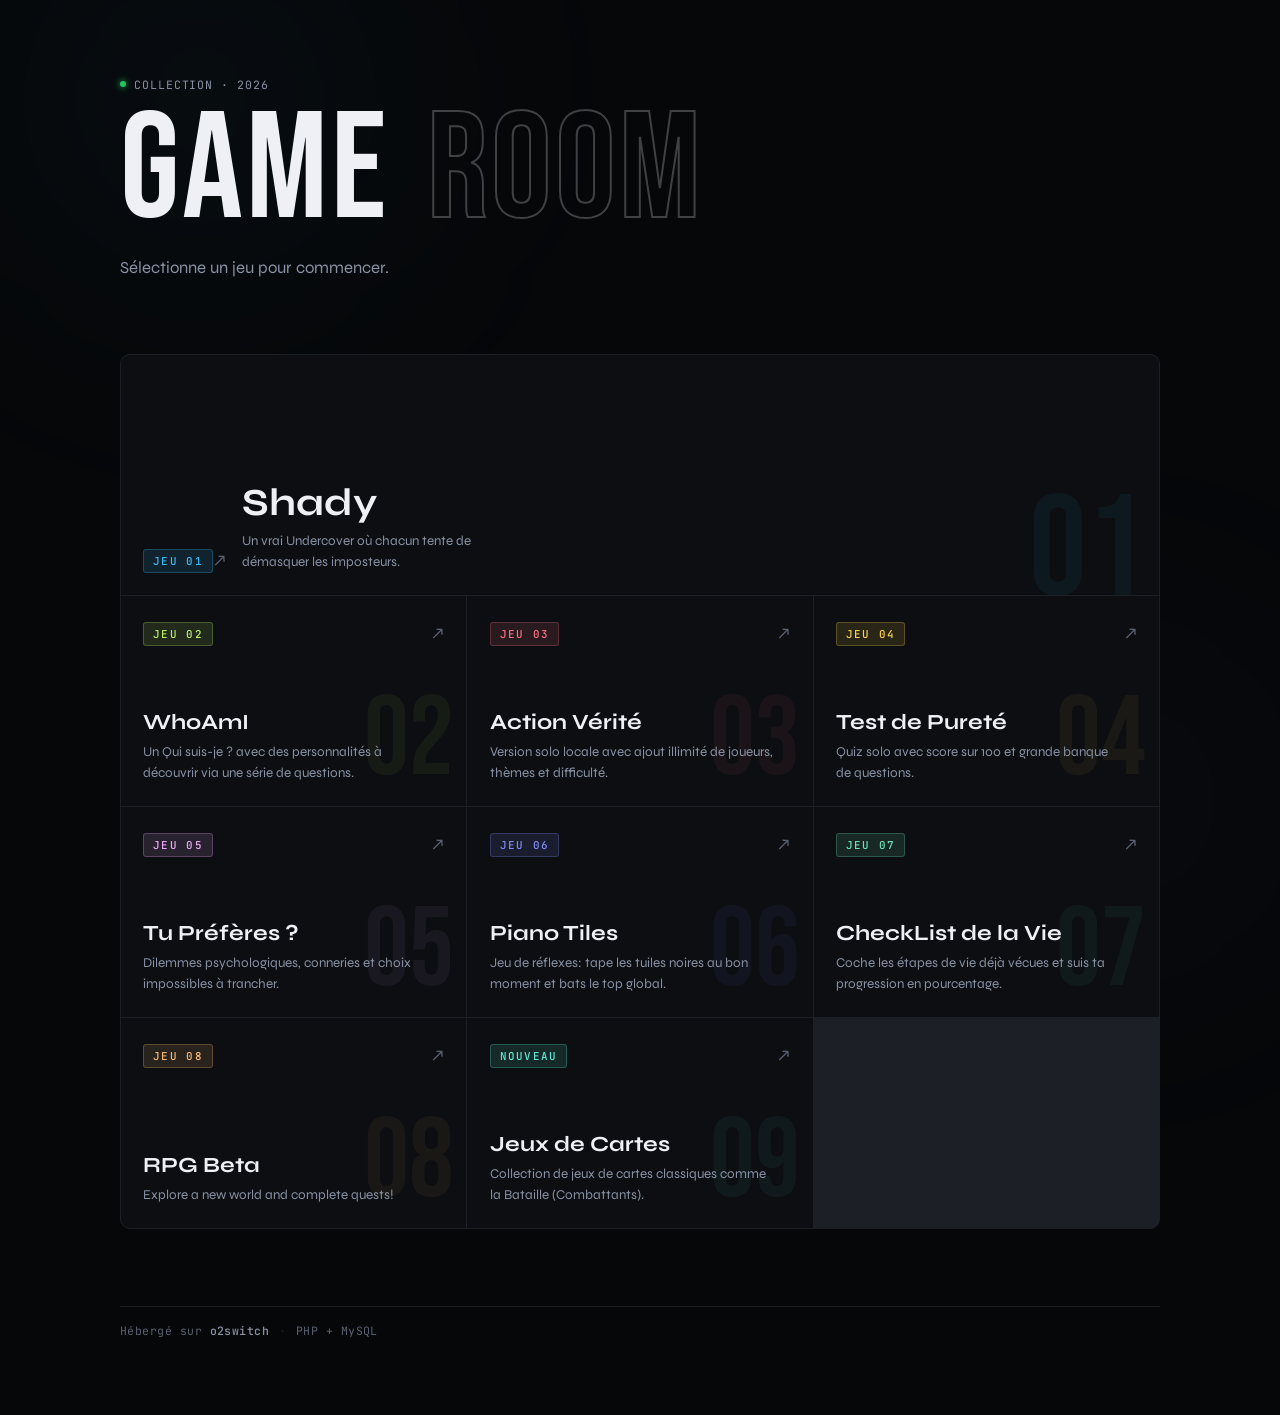
<file: index.html>
<!doctype html>
<html lang="fr">
  <head>
    <meta charset="UTF-8" />
    <meta name="viewport" content="width=device-width, initial-scale=1.0" />
    <title>Game Room</title>
    <meta name="description" content="Collection de jeux — lance-toi en un clic." />
    <meta property="og:title" content="Game Room" />
    <meta property="og:description" content="Collection de jeux — lance-toi en un clic." />
    <meta property="og:type" content="website" />
    <link rel="icon" href="./favicon.svg" type="image/svg+xml" />
    <link rel="preconnect" href="https://fonts.googleapis.com" />
    <link rel="preconnect" href="https://fonts.gstatic.com" crossorigin />
    <link href="https://fonts.googleapis.com/css2?family=Bebas+Neue&family=Syne:wght@400;600;700;800&family=JetBrains+Mono:wght@400;500&display=swap" rel="stylesheet" />
    <link rel="stylesheet" href="./shared.css" />
    <link rel="stylesheet" href="./styles.css" />
  </head>
  <body>
    <div class="noise" aria-hidden="true"></div>
    <div class="bg-orb orb-1" aria-hidden="true"></div>
    <div class="bg-orb orb-2" aria-hidden="true"></div>

    <main class="hub">
      <header class="hub-header">
        <div class="header-meta">
          <span class="pulse-dot" aria-hidden="true"></span>
          <span class="header-label">Collection · <time id="year"></time></span>
        </div>
        <h1 class="hub-title" aria-label="Game Room">
          <span class="title-game">GAME</span>
          <span class="title-room">ROOM</span>
        </h1>
        <p class="hub-sub">Sélectionne un jeu pour commencer.</p>
      </header>

      <section class="games-grid" id="games-list" aria-label="Liste des jeux" aria-busy="true">
        <div id="games-status" class="games-status" role="status">
          <span class="loading-bar"></span>
          <span>Chargement…</span>
        </div>
      </section>

      <template id="game-card-template">
        <a class="game-card" rel="noopener noreferrer">
          <div class="card-glow" aria-hidden="true"></div>
          <header class="card-top">
            <span class="card-badge"></span>
            <span class="card-arrow" aria-hidden="true">↗</span>
          </header>
          <div class="card-body">
            <h2 class="card-title"></h2>
            <p class="card-desc"></p>
          </div>
          <span class="card-num" aria-hidden="true"></span>
        </a>
      </template>

      <footer class="hub-footer">
        <span>Hébergé sur <strong>o2switch</strong></span>
        <span class="footer-sep" aria-hidden="true">·</span>
        <span>PHP + MySQL</span>
      </footer>
    </main>

    <script src="./api-shared.js"></script>
    <script>
      document.getElementById("year").textContent = new Date().getFullYear();

      const CARD_COLORS = [
        "#38bdf8",
        "#bef264",
        "#fb7185",
        "#fcd34d",
        "#f0abfc",
        "#818cf8",
        "#6ee7b7",
        "#fdba74",
        "#5eead4",
      ];

      (async function renderGames() {
        const list = document.getElementById("games-list");
        const template = document.getElementById("game-card-template");
        const status = document.getElementById("games-status");

        try {
          const response = await fetch("./games.json", { cache: "no-cache" });
          if (!response.ok) throw new Error("HTTP " + response.status);

          const games = await response.json();
          if (!Array.isArray(games) || games.length === 0) throw new Error("Aucun jeu disponible.");

          const fragment = document.createDocumentFragment();
          games.forEach((game, index) => {
            const node = template.content.firstElementChild.cloneNode(true);
            const accent = CARD_COLORS[index % CARD_COLORS.length];
            const num = String(index + 1).padStart(2, "0");

            node.href = game.href;
            node.setAttribute("aria-label", `Jouer à ${game.title}`);
            node.style.setProperty("--accent", accent);
            node.style.setProperty("--num", `"${num}"`);
            if (index === 0) node.classList.add("is-featured");

            node.querySelector(".card-badge").textContent = game.badge;
            node.querySelector(".card-title").textContent = game.title;
            node.querySelector(".card-desc").textContent = game.description;
            node.querySelector(".card-num").textContent = num;
            node.style.animationDelay = `${index * 60}ms`;

            fragment.appendChild(node);
          });

          status?.remove();
          list.appendChild(fragment);
          list.setAttribute("aria-busy", "false");
        } catch (error) {
          console.error("[GamesHub]", error);
          list.setAttribute("aria-busy", "false");
          if (status) {
            status.textContent = "Impossible de charger la liste des jeux. Rafraîchis la page.";
            status.classList.add("is-error");
          }
        }
      })();
    </script>
  </body>
</html>
</file>
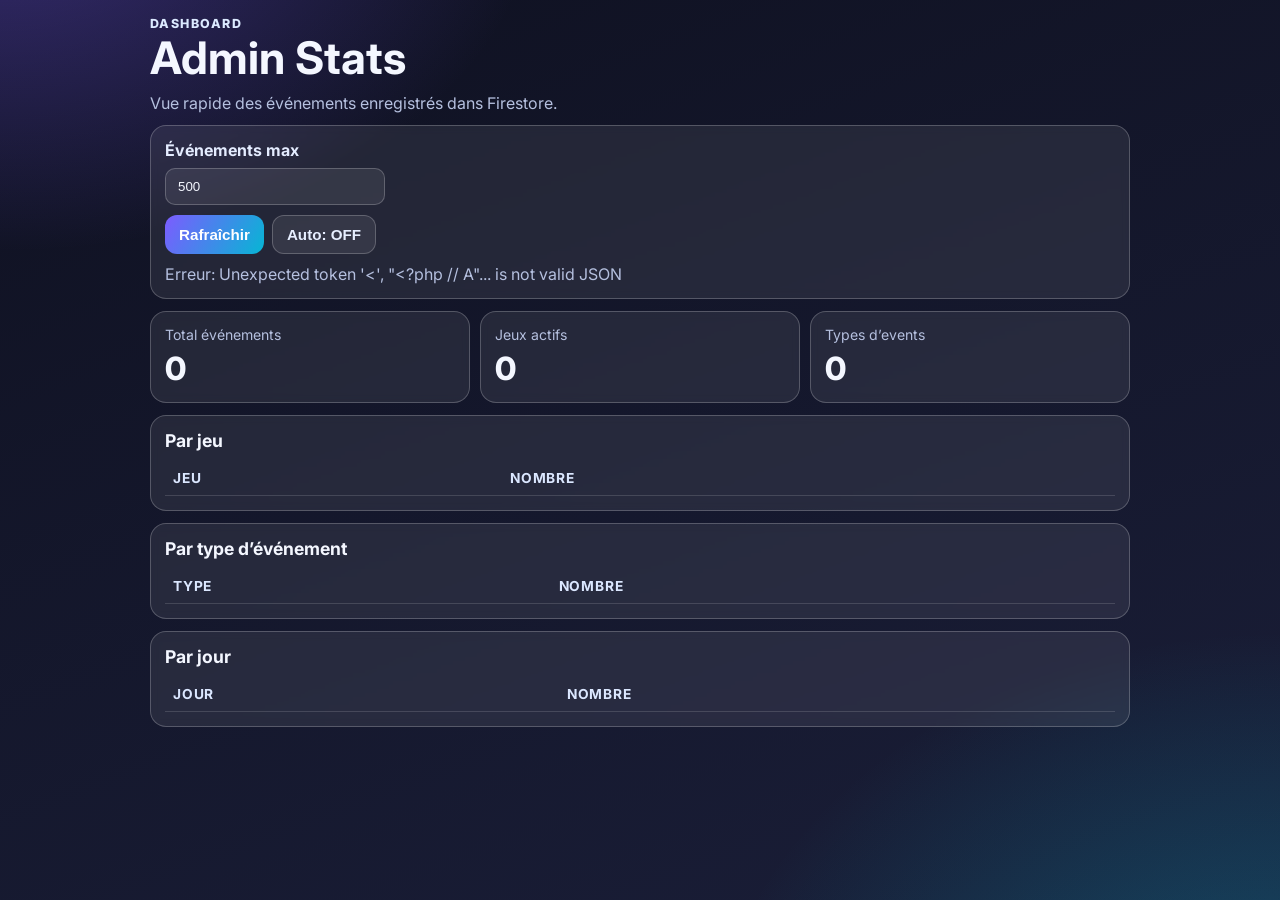
<file: AdminStats/index.html>
<!doctype html>
<html lang="fr">
  <head>
    <meta charset="UTF-8" />
    <meta name="viewport" content="width=device-width, initial-scale=1.0, viewport-fit=cover" />
    <title>Admin Stats — Games</title>
    <meta name="description" content="Dashboard simple des événements Firebase des jeux." />
    <link rel="icon" href="../favicon.svg" type="image/svg+xml" />
    <link rel="preconnect" href="https://fonts.googleapis.com" />
    <link rel="preconnect" href="https://fonts.gstatic.com" crossorigin />
    <link
      href="https://fonts.googleapis.com/css2?family=Inter:wght@500;600;700;800&display=swap"
      rel="stylesheet"
    />
    <link rel="stylesheet" href="styles.css" />
  </head>
  <body>
    <main class="app">
      <header class="hero">
        <p class="kicker">Dashboard</p>
        <h1>Admin Stats</h1>
        <p class="subtitle">Vue rapide des événements enregistrés dans Firestore.</p>
      </header>

      <section class="panel controls">
        <div class="row">
          <label for="limit-input">Événements max</label>
          <input id="limit-input" type="number" min="50" max="2000" step="50" value="500" />
        </div>
        <div class="buttons">
          <button id="refresh-btn" class="btn btn-primary" type="button">Rafraîchir</button>
          <button id="auto-btn" class="btn btn-ghost" type="button">Auto: OFF</button>
        </div>
        <p id="status-text" class="status">Prêt.</p>
      </section>

      <section class="cards" aria-label="Indicateurs globaux">
        <article class="panel card">
          <p class="label">Total événements</p>
          <p id="total-events" class="value">0</p>
        </article>
        <article class="panel card">
          <p class="label">Jeux actifs</p>
          <p id="total-games" class="value">0</p>
        </article>
        <article class="panel card">
          <p class="label">Types d’events</p>
          <p id="total-types" class="value">0</p>
        </article>
      </section>

      <section class="panel">
        <h2>Par jeu</h2>
        <div class="table-wrap">
          <table>
            <thead>
              <tr>
                <th>Jeu</th>
                <th>Nombre</th>
              </tr>
            </thead>
            <tbody id="game-table-body"></tbody>
          </table>
        </div>
      </section>

      <section class="panel">
        <h2>Par type d’événement</h2>
        <div class="table-wrap">
          <table>
            <thead>
              <tr>
                <th>Type</th>
                <th>Nombre</th>
              </tr>
            </thead>
            <tbody id="event-table-body"></tbody>
          </table>
        </div>
      </section>

      <section class="panel">
        <h2>Par jour</h2>
        <div class="table-wrap">
          <table>
            <thead>
              <tr>
                <th>Jour</th>
                <th>Nombre</th>
              </tr>
            </thead>
            <tbody id="day-table-body"></tbody>
          </table>
        </div>
      </section>
    </main>

    <script src="../api-shared.js"></script>
    <script src="script.js"></script>
  </body>
</html>
</file>
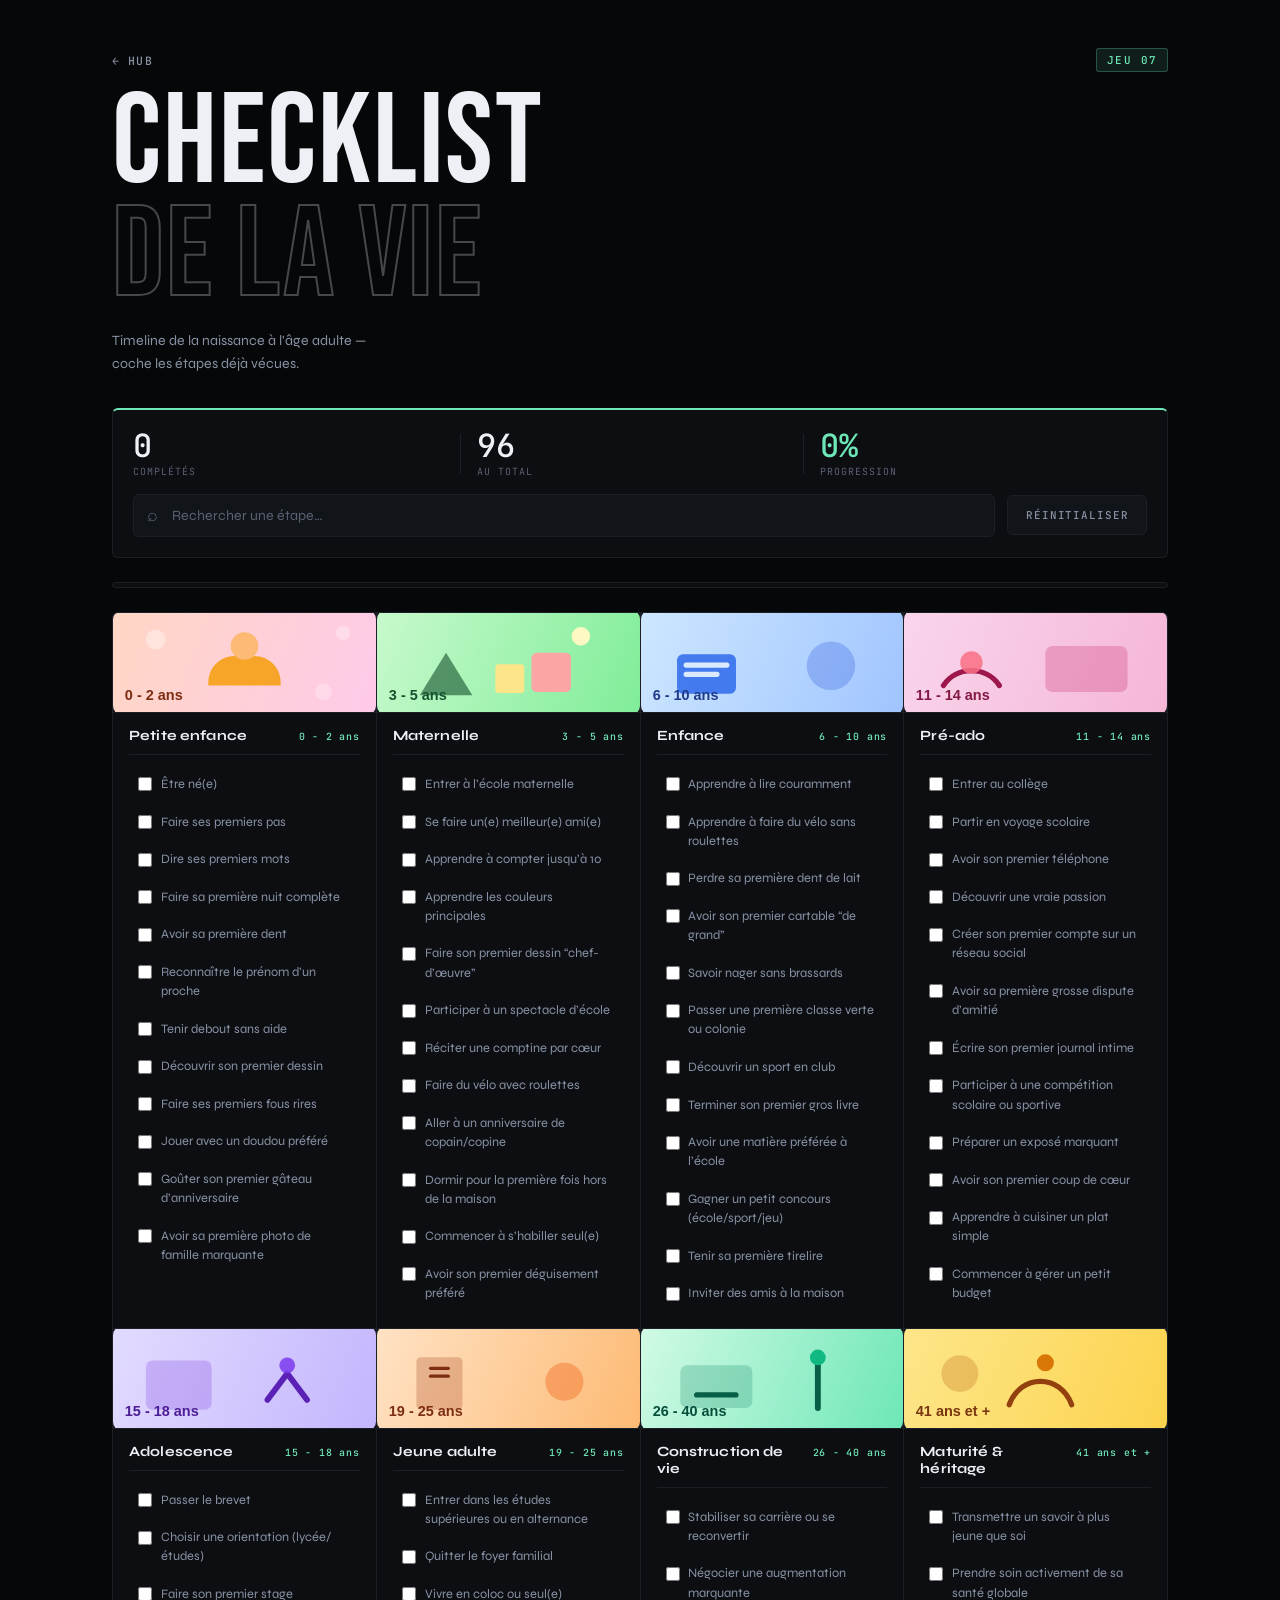
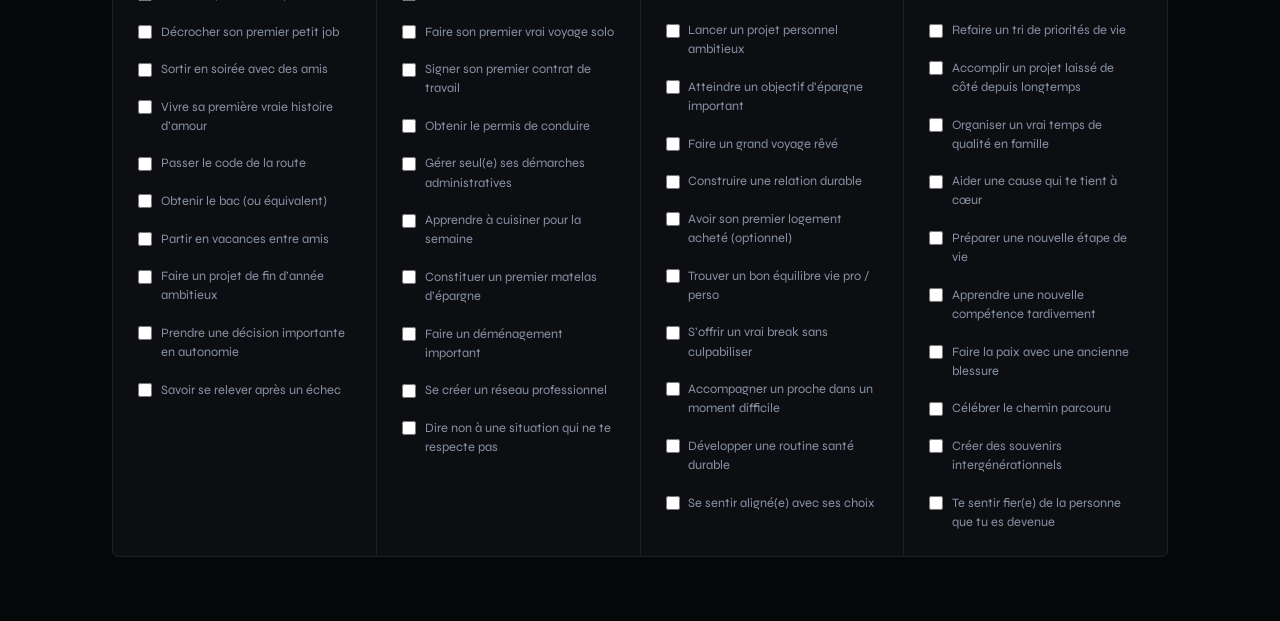
<file: CheckListDeLaVie/index.html>
<!doctype html>
<html lang="fr">
  <head>
    <meta charset="UTF-8" />
    <meta name="viewport" content="width=device-width, initial-scale=1.0" />
    <title>CheckList de la Vie</title>
    <meta name="description" content="Coche les étapes de ta vie et suis ta progression personnelle." />
    <link rel="icon" href="../favicon.svg" type="image/svg+xml" />
    <link rel="preconnect" href="https://fonts.googleapis.com" />
    <link rel="preconnect" href="https://fonts.gstatic.com" crossorigin />
    <link href="https://fonts.googleapis.com/css2?family=Bebas+Neue&family=Syne:wght@400;600;700;800&family=JetBrains+Mono:wght@400;500&display=swap" rel="stylesheet" />
    <link rel="stylesheet" href="../shared.css" />
    <link rel="stylesheet" href="styles.css" />
  </head>
  <body>
    <div class="noise" aria-hidden="true"></div>

    <main class="app">

      <header class="site-header">
        <div class="header-top">
          <a class="back-link" href="../">
            <span aria-hidden="true">←</span> Hub
          </a>
          <span class="game-badge">JEU 07</span>
        </div>

        <div class="hero-title">
          <span class="hero-line solid">CHECKLIST</span>
          <span class="hero-line stroke">DE LA VIE</span>
        </div>

        <p class="hero-sub">
          Timeline de la naissance à l'âge adulte —<br />
          coche les étapes déjà vécues.
        </p>
      </header>

      <!-- ── Controls ── -->
      <section class="controls-bar" aria-label="Contrôles checklist">
        <div class="stats-row" aria-live="polite">
          <div class="stat-block">
            <span id="doneCount" class="stat-num">0</span>
            <span class="stat-label">complétés</span>
          </div>
          <div class="stat-divider" aria-hidden="true"></div>
          <div class="stat-block">
            <span id="totalCount" class="stat-num">0</span>
            <span class="stat-label">au total</span>
          </div>
          <div class="stat-divider" aria-hidden="true"></div>
          <div class="stat-block">
            <span id="progressPercent" class="stat-num accent">0%</span>
            <span class="stat-label">progression</span>
          </div>
        </div>

        <div class="controls-row">
          <label class="search-wrap" for="searchInput">
            <span class="search-icon" aria-hidden="true">⌕</span>
            <input
              id="searchInput"
              type="search"
              placeholder="Rechercher une étape…"
              autocomplete="off"
            />
          </label>
          <button id="resetBtn" type="button" class="reset-btn">
            Réinitialiser
          </button>
        </div>
      </section>

      <!-- ── Progress bar ── -->
      <section class="progress-section" aria-label="Progression globale">
        <div class="bar-track" role="progressbar" aria-valuemin="0" aria-valuemax="100">
          <div id="progressBar" class="bar-fill" style="width: 0%"></div>
        </div>
      </section>

      <!-- ── Checklist grid (dynamically rendered) ── -->
      <section id="checklistRoot" class="checklist" aria-label="Checklist de vie"></section>

    </main>

    <script src="../api-shared.js"></script>
    <script src="script.js"></script>
  </body>
</html>
</file>
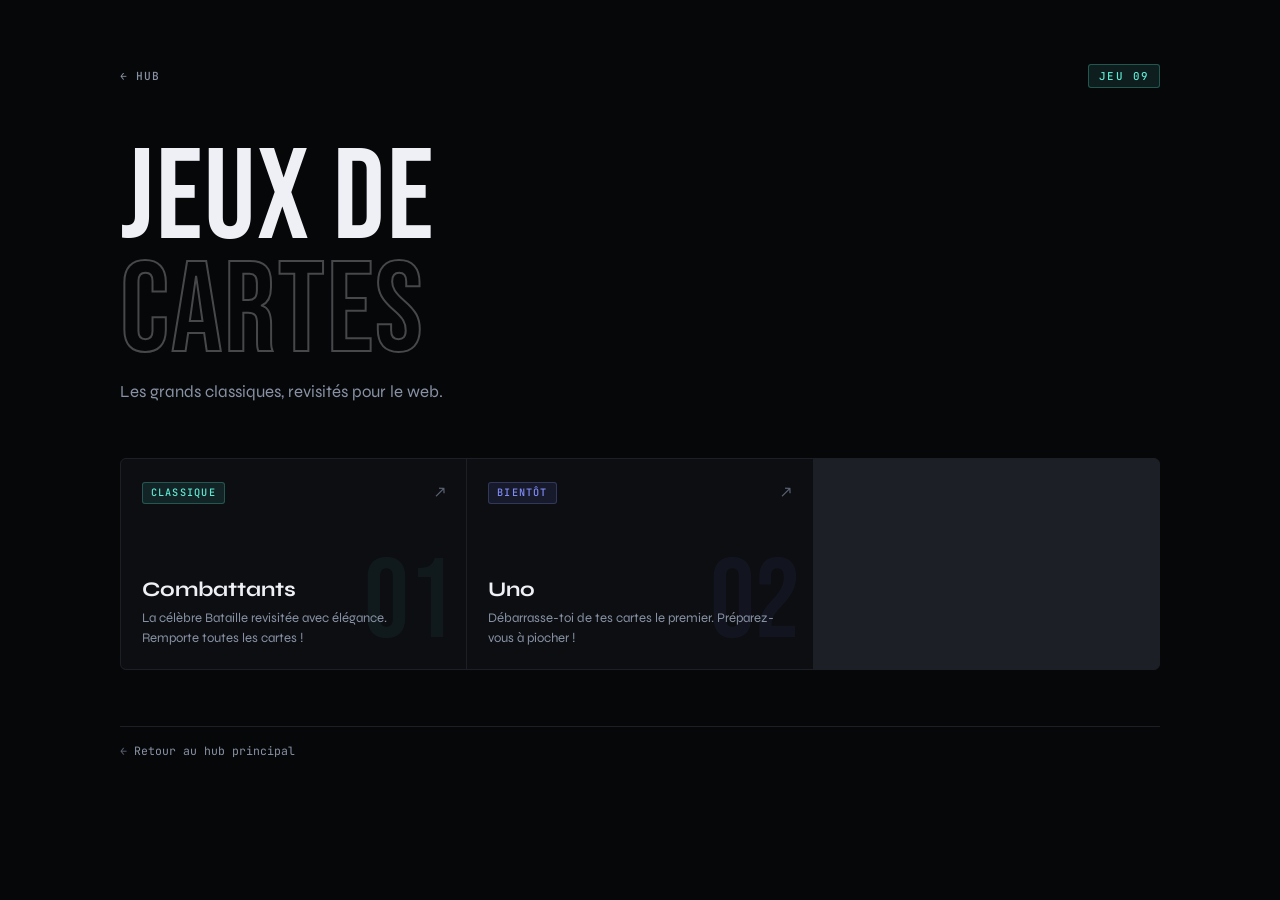
<file: JeuxDeCartes/index.html>
<!doctype html>
<html lang="fr">
  <head>
    <meta charset="UTF-8" />
    <meta name="viewport" content="width=device-width, initial-scale=1.0" />
    <title>Jeux de Cartes</title>
    <meta name="description" content="Collection de jeux de cartes classiques revisités pour le web." />
    <link rel="icon" href="../favicon.svg" type="image/svg+xml" />
    <link rel="preconnect" href="https://fonts.googleapis.com" />
    <link rel="preconnect" href="https://fonts.gstatic.com" crossorigin />
    <link href="https://fonts.googleapis.com/css2?family=Bebas+Neue&family=Syne:wght@400;600;700;800&family=JetBrains+Mono:wght@400;500&display=swap" rel="stylesheet" />
    <link rel="stylesheet" href="../shared.css" />
    <link rel="stylesheet" href="styles.css" />
  </head>
  <body>
    <div class="noise" aria-hidden="true"></div>

    <main class="hub">
      <div class="page-header">
        <a href="../" class="back-link">← Hub</a>
        <span class="game-badge">JEU 09</span>
      </div>

      <header class="hero-wrap">
        <h1 class="hero-title">
          <span class="title-solid">JEUX DE</span>
          <span class="title-stroke">CARTES</span>
        </h1>
        <p class="hero-sub">Les grands classiques, revisités pour le web.</p>
      </header>

      <section class="games-grid" id="games-list" aria-label="Liste des jeux de cartes" aria-busy="true">
        <p id="games-status" class="games-status">Chargement de la collection…</p>
      </section>

      <template id="game-card-template">
        <a class="game-card" rel="noopener noreferrer">
          <div class="card-glow" aria-hidden="true"></div>
          <header class="card-top">
            <span class="badge"></span>
            <span class="arrow" aria-hidden="true">↗</span>
          </header>
          <div class="card-body">
            <h2 class="card-title"></h2>
            <p class="card-desc"></p>
          </div>
          <span class="card-num" aria-hidden="true"></span>
        </a>
      </template>

      <footer class="hub-footer">
        <span>← <a href="../" class="footer-link">Retour au hub principal</a></span>
      </footer>
    </main>

    <script>
      const CARD_COLORS = ["#5eead4", "#818cf8", "#fdba74", "#bef264"];

      (async function renderGames() {
        const list = document.getElementById("games-list");
        const template = document.getElementById("game-card-template");
        const status = document.getElementById("games-status");

        try {
          const response = await fetch("./cards-games.json", { cache: "no-cache" });
          if (!response.ok) throw new Error("HTTP " + response.status);

          const games = await response.json();
          const fragment = document.createDocumentFragment();

          games.forEach((game, index) => {
            const node = template.content.firstElementChild.cloneNode(true);
            const accent = CARD_COLORS[index % CARD_COLORS.length];
            const num = String(index + 1).padStart(2, "0");

            node.href = game.href;
            node.setAttribute("aria-label", `Lancer ${game.title}`);
            node.style.setProperty("--accent", accent);

            if (game.href === "#") {
              node.classList.add("is-disabled");
              node.onclick = (e) => e.preventDefault();
            }

            node.querySelector(".badge").textContent = game.badge;
            node.querySelector("h2").textContent = game.title;
            node.querySelector("p").textContent = game.description;
            node.querySelector(".card-num").textContent = num;
            node.style.animationDelay = `${index * 80}ms`;

            fragment.appendChild(node);
          });

          status?.remove();
          list.appendChild(fragment);
          list.setAttribute("aria-busy", "false");
        } catch (error) {
          console.error("[CardHub]", error);
          if (status) {
            status.textContent = "Erreur lors du chargement des jeux.";
            status.classList.add("is-error");
          }
        }
      })();
    </script>
  </body>
</html>
</file>
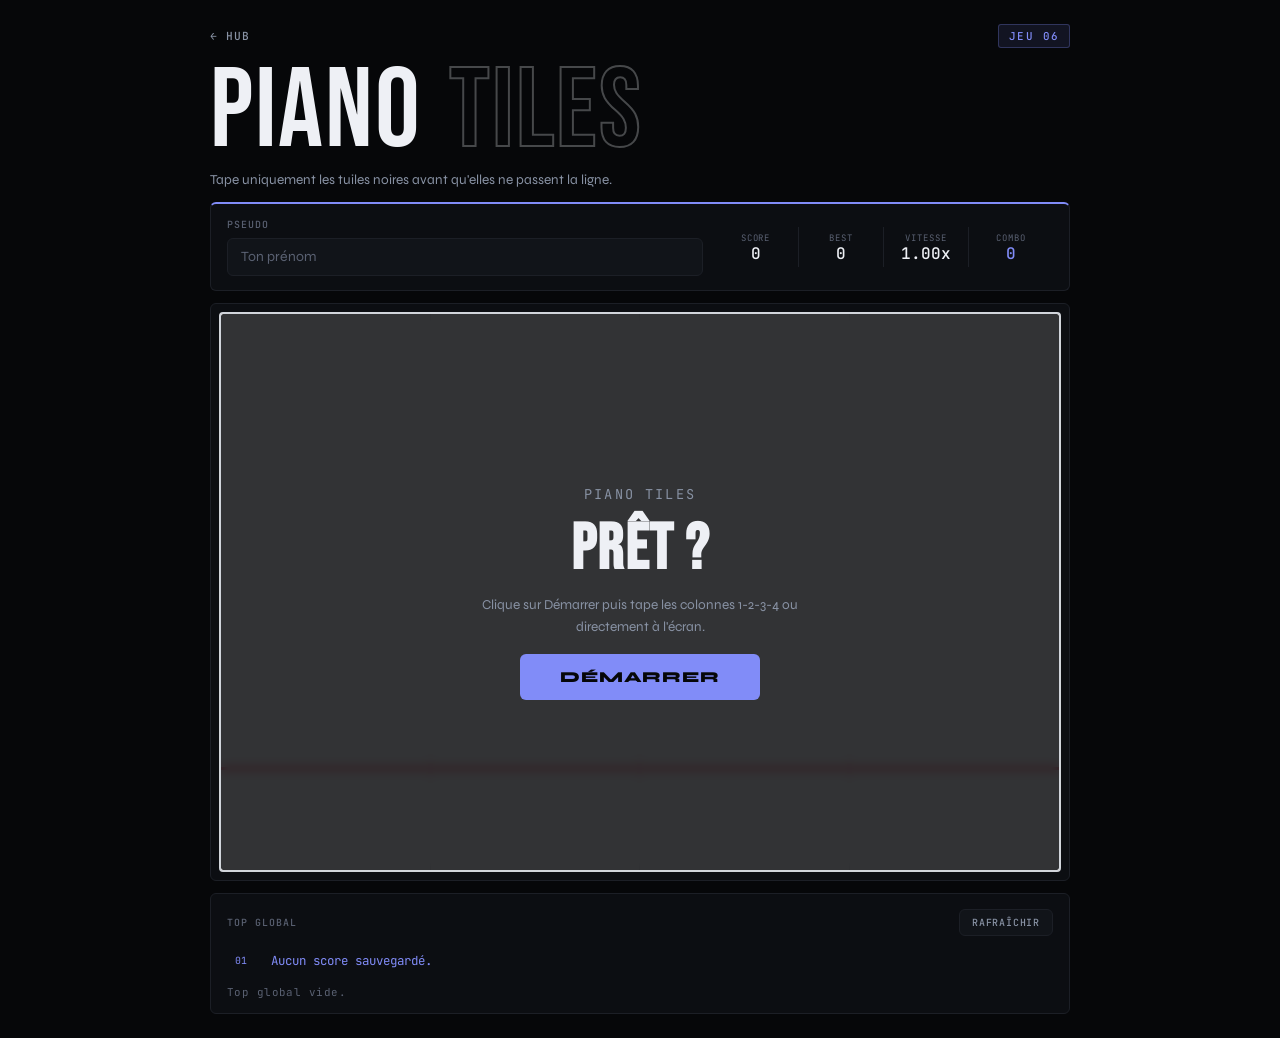
<file: PianoTiles/index.html>
<!doctype html>
<html lang="fr">
  <head>
    <meta charset="UTF-8" />
    <meta name="viewport" content="width=device-width, initial-scale=1.0, viewport-fit=cover" />
    <title>Piano Tiles — Reflex</title>
    <meta name="description" content="Tape les tuiles noires, évite les blanches et bats ton meilleur score." />
    <link rel="icon" href="../favicon.svg" type="image/svg+xml" />
    <link rel="preconnect" href="https://fonts.googleapis.com" />
    <link rel="preconnect" href="https://fonts.gstatic.com" crossorigin />
    <link href="https://fonts.googleapis.com/css2?family=Bebas+Neue&family=Syne:wght@400;600;700;800&family=JetBrains+Mono:wght@400;500&display=swap" rel="stylesheet" />
    <link rel="stylesheet" href="../shared.css" />
    <link rel="stylesheet" href="styles.css" />
  </head>
  <body>
    <div class="noise" aria-hidden="true"></div>

    <main class="app">

      <div class="page-header">
        <a href="../" class="back-link">← Hub</a>
        <span class="game-badge">JEU 06</span>
      </div>

      <div class="hero-wrap">
        <h1 class="hero-title">
          <span class="title-solid">PIANO</span>
          <span class="title-stroke">TILES</span>
        </h1>
        <p class="hero-sub">Tape uniquement les tuiles noires avant qu'elles ne passent la ligne.</p>
      </div>

      <!-- ── Stats + Input ── -->
      <section class="topbar">
        <label class="field" for="player-name">
          <span class="field-label">Pseudo</span>
          <input id="player-name" type="text" maxlength="20" placeholder="Ton prénom" />
        </label>
        <div class="stats" aria-live="polite">
          <div class="stat-block">
            <span class="stat-label">Score</span>
            <strong id="score-value" class="stat-val">0</strong>
          </div>
          <div class="stat-block">
            <span class="stat-label">Best</span>
            <strong id="best-value" class="stat-val">0</strong>
          </div>
          <div class="stat-block">
            <span class="stat-label">Vitesse</span>
            <strong id="speed-value" class="stat-val">1.00x</strong>
          </div>
          <div class="stat-block">
            <span class="stat-label">Combo</span>
            <strong id="combo-value" class="stat-val accent">0</strong>
          </div>
        </div>
      </section>

      <!-- ── Game Board ── -->
      <section class="game-panel">
        <div id="board" class="board" aria-label="Plateau Piano Tiles" role="button" tabindex="0">
          <div class="lane-grid" aria-hidden="true">
            <span></span><span></span><span></span><span></span>
          </div>
          <div id="tiles-layer" class="tiles-layer"></div>
          <div id="hit-line" class="hit-line" aria-hidden="true"></div>
          <div id="judgement-feedback" class="judgement-feedback" aria-live="polite"></div>

          <div id="overlay" class="overlay">
            <p class="overlay-kicker">Piano Tiles</p>
            <h2 id="overlay-title">Prêt ?</h2>
            <p id="overlay-text">Clique sur Démarrer puis tape les colonnes 1-2-3-4 ou directement à l'écran.</p>
            <button id="start-btn" class="btn-start" type="button">Démarrer</button>
          </div>
        </div>
      </section>

      <!-- ── Leaderboard ── -->
      <section class="leaderboard-panel">
        <div class="leaderboard-head">
          <span class="field-label">Top global</span>
          <button id="refresh-top-btn" class="btn-refresh" type="button">Rafraîchir</button>
        </div>
        <ol id="leaderboard-list" class="leaderboard-list">
          <li>Aucune donnée pour le moment.</li>
        </ol>
        <p id="status" class="status-text">Prêt.</p>
      </section>

    </main>

    <script src="../api-shared.js"></script>
    <script src="script.js"></script>
  </body>
</html>
</file>
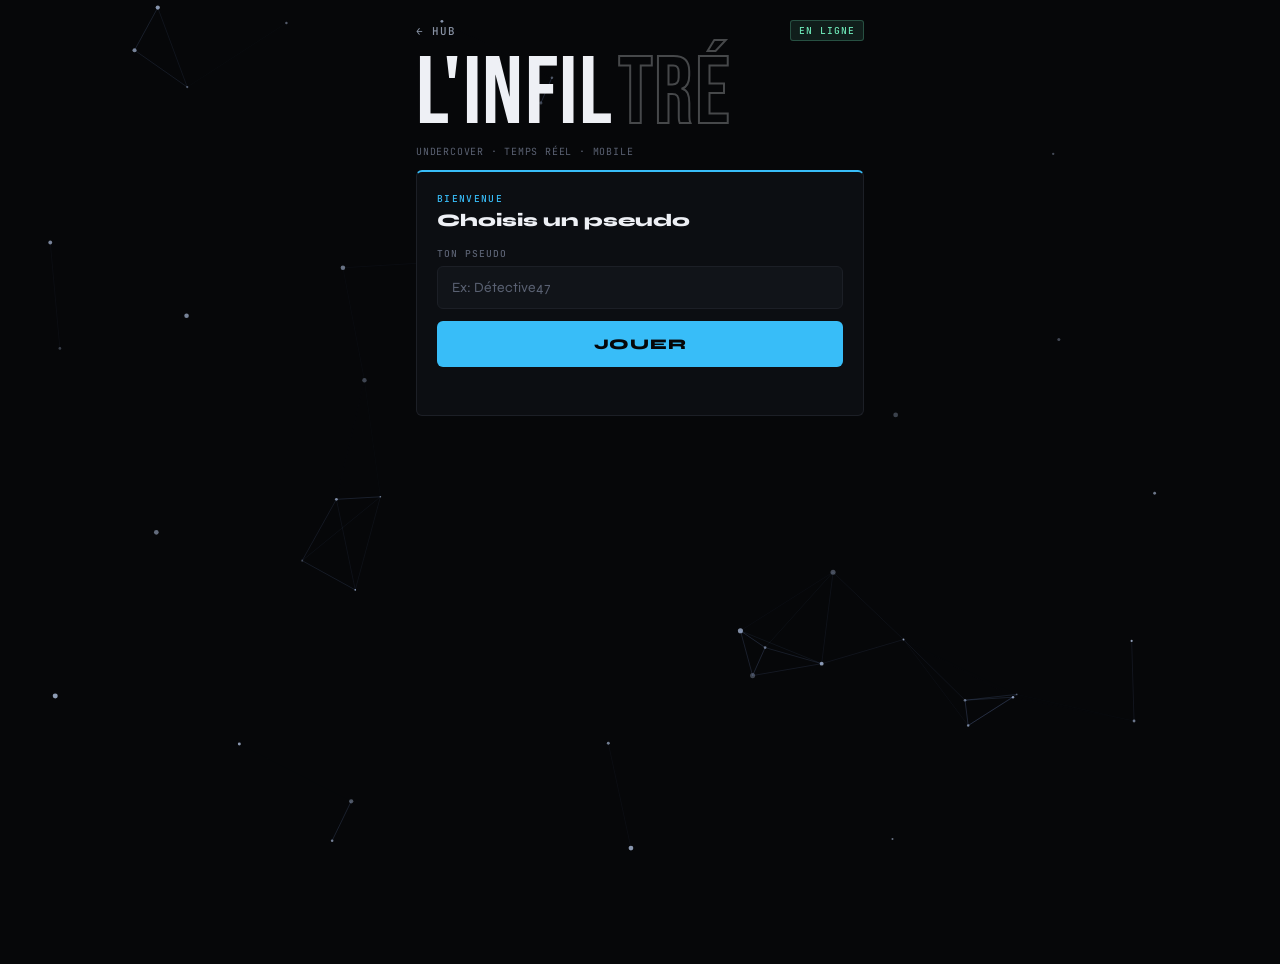
<file: Shady/index.html>
<!doctype html>
<html lang="fr">
  <head>
    <meta charset="UTF-8" />
    <meta name="viewport" content="width=device-width, initial-scale=1.0, viewport-fit=cover" />
    <title>L'Infiltré — Undercover</title>
    <meta name="description" content="Jeu social Undercover en temps réel. Trouve l'infiltré avant qu'il ne disparaisse." />
    <link rel="icon" href="../favicon.svg" type="image/svg+xml" />
    <link rel="preconnect" href="https://fonts.googleapis.com" />
    <link rel="preconnect" href="https://fonts.gstatic.com" crossorigin />
    <link href="https://fonts.googleapis.com/css2?family=Bebas+Neue&family=Syne:wght@400;600;700;800&family=JetBrains+Mono:wght@400;500&display=swap" rel="stylesheet" />
    <link rel="stylesheet" href="./styles.css" />
  </head>
  <body>

    <div class="app-shell">

      <header class="app-header">
        <div class="header-top">
          <a href="../" class="back-link">← Hub</a>
          <span id="network-status" class="network-badge is-online" aria-live="polite">En ligne</span>
        </div>
        <h1 class="app-title">
          <span class="title-solid">L'INFIL</span><span class="title-stroke">TRÉ</span>
        </h1>
        <p class="app-subtitle">Undercover · Temps réel · Mobile</p>
      </header>

      <main id="appMain" class="app-main">

        <!-- ── AUTH ── -->
        <section id="view-auth" class="view is-active" data-view>
          <div class="card">
            <div class="card-head">
              <p class="eyebrow">Bienvenue</p>
              <h2>Choisis un pseudo</h2>
            </div>
            <form id="form-auth" class="stack">
              <label class="field-wrap">
                <span class="field-label">Ton pseudo</span>
                <input id="auth-displayname" type="text" minlength="2" maxlength="18" placeholder="Ex: Détective47" required autocomplete="nickname" />
              </label>
              <button id="btn-auth-submit" class="btn btn-primary" type="submit">Jouer</button>
            </form>
            <p id="auth-status" class="status-text"></p>
          </div>
        </section>

        <!-- ── LOBBY ── -->
        <section id="view-lobby" class="view" data-view>
          <div class="card">
            <div class="card-head-row">
              <div>
                <p class="eyebrow">Salon</p>
                <h2>Lobby Public</h2>
              </div>
              <button id="btn-refresh-rooms" class="btn-sm" type="button">Rafraîchir</button>
            </div>

            <div class="inner-panel">
              <p class="inner-panel-label">Salons disponibles</p>
              <ul id="rooms-list" class="rooms-list"></ul>
              <p id="lobby-empty" class="status-text">Aucun salon public en cours.</p>
            </div>

            <button id="btn-open-create-room" class="btn btn-primary" type="button">Créer un salon</button>
            <p id="lobby-status" class="status-text"></p>
          </div>
        </section>

        <!-- ── CREATE ROOM ── -->
        <section id="view-create-room" class="view" data-view>
          <div class="card">
            <div class="card-head-row">
              <div>
                <p class="eyebrow">Configuration</p>
                <h2>Nouveau salon</h2>
              </div>
              <button id="btn-back-lobby-from-create" class="btn-sm" type="button">← Retour</button>
            </div>

            <form id="form-create-room" class="stack">
              <label class="field-wrap">
                <span class="field-label">Nom du salon</span>
                <input id="room-name" type="text" maxlength="30" placeholder="Salon de Alan" required />
              </label>
              <label class="field-wrap">
                <span class="field-label">Nombre de joueurs</span>
                <input id="room-max-players" type="number" min="3" max="15" value="6" required />
              </label>
              <label class="field-wrap">
                <span class="field-label">Temps discussion (sec)</span>
                <input id="room-discussion-time" type="number" min="0" max="300" value="60" required />
              </label>
              <label class="field-wrap">
                <span class="field-label">Temps de vote (sec)</span>
                <input id="room-vote-time" type="number" min="0" max="180" value="45" required />
              </label>
              <label class="field-wrap">
                <span class="field-label">Manches max</span>
                <input id="room-max-rounds" type="number" min="2" max="12" value="6" required />
              </label>

              <div class="toggle-grid">
                <label class="toggle">
                  <input id="room-mr-white-enabled" type="checkbox" checked />
                  <span>Activer Mr. White</span>
                </label>
                <label class="toggle">
                  <input id="room-anonymous-vote" type="checkbox" checked />
                  <span>Vote anonyme</span>
                </label>
              </div>

              <button class="btn btn-primary" type="submit">Valider & créer</button>
            </form>
            <p id="create-room-status" class="status-text"></p>
          </div>
        </section>

        <!-- ── PROFILE ── -->
        <section id="view-profile" class="view" data-view>
          <div class="card">
            <div class="card-head-row">
              <div>
                <p class="eyebrow">Compte</p>
                <h2>Profil joueur</h2>
              </div>
              <button id="btn-back-lobby-from-profile" class="btn-sm" type="button">← Retour</button>
            </div>

            <div class="tab-row">
              <button id="btn-profile-tab-customize" class="tab-btn is-active" type="button">Personnaliser</button>
              <button id="btn-profile-tab-badges" class="tab-btn" type="button">Badges</button>
            </div>

            <section id="profile-tab-customize" class="profile-tab-panel stack">
              <label class="field-wrap">
                <span class="field-label">Pseudo</span>
                <input id="profile-name" type="text" maxlength="18" placeholder="Ton pseudo" />
              </label>

              <div>
                <p class="field-label" style="margin-bottom:0.5rem">Icône</p>
                <div id="profile-icon-grid" class="icon-grid">
                  <button class="icon-option" type="button" data-icon="🕵️">🕵️</button>
                  <button class="icon-option" type="button" data-icon="😎">😎</button>
                  <button class="icon-option" type="button" data-icon="🐺">🐺</button>
                  <button class="icon-option" type="button" data-icon="🦊">🦊</button>
                  <button class="icon-option" type="button" data-icon="🐼">🐼</button>
                  <button class="icon-option" type="button" data-icon="🤖">🤖</button>
                  <button class="icon-option" type="button" data-icon="🦄">🦄</button>
                  <button class="icon-option" type="button" data-icon="🔥">🔥</button>
                  <button class="icon-option" type="button" data-icon="⚡">⚡</button>
                  <button class="icon-option" type="button" data-icon="👑">👑</button>
                </div>
              </div>

              <div class="profile-preview">
                <span id="profile-preview-icon">🕵️</span>
                <strong id="profile-preview-name">Player</strong>
              </div>

              <div class="row-gap">
                <button id="btn-save-profile" class="btn btn-primary" type="button">Enregistrer</button>
                <button id="btn-auth-logout" class="btn btn-ghost" type="button">Déconnexion</button>
              </div>
              <p id="profile-status" class="status-text"></p>
            </section>

            <section id="profile-tab-badges" class="profile-tab-panel stack hidden">
              <div class="inner-panel">
                <p class="inner-panel-label">Succès débloqués</p>
                <ul id="profile-badges" class="badge-list"></ul>
                <p id="profile-badge-stats" class="status-text"></p>
              </div>
            </section>
          </div>
        </section>

        <!-- ── ROOM ── -->
        <section id="view-room" class="view" data-view>
          <div class="card">
            <div class="card-head-row">
              <div>
                <p class="eyebrow">Salle d'attente</p>
                <h2 id="room-title">Salon</h2>
              </div>
              <button id="btn-leave-room" class="btn btn-ghost" type="button">Quitter</button>
            </div>

            <div class="room-meta">
              <div class="meta-row"><span class="meta-key">Hôte</span><span id="room-host-name" class="meta-val">—</span></div>
              <div class="meta-row"><span class="meta-key">Joueurs</span><span class="meta-val"><span id="room-player-count">0</span>/<span id="room-player-max">0</span></span></div>
              <div class="meta-row"><span class="meta-key">Vote</span><span id="room-vote-type" class="meta-val">—</span></div>
              <div class="meta-row"><span class="meta-key">Mr. White</span><span id="room-mr-white-label" class="meta-val">—</span></div>
              <div class="meta-row"><span class="meta-key">Discussion</span><span id="room-discussion-time-label" class="meta-val">—</span></div>
              <div class="meta-row"><span class="meta-key">Vote</span><span id="room-vote-time-label" class="meta-val">—</span></div>
              <div class="meta-row"><span class="meta-key">Manches</span><span id="room-max-rounds-label" class="meta-val">—</span></div>
            </div>

            <div class="inner-panel">
              <p class="inner-panel-label">Participants</p>
              <ul id="players-list" class="player-list"></ul>
            </div>

            <div class="row-gap">
              <button id="btn-start-game" class="btn btn-primary" type="button">Lancer la partie</button>
              <button id="btn-force-next" class="btn btn-ghost" type="button">Passer</button>
            </div>
            <p id="room-status" class="status-text"></p>
          </div>
        </section>

        <!-- ── GAME ── -->
        <section id="view-game" class="view" data-view>
          <div class="card">
            <div class="game-head">
              <div>
                <p class="eyebrow">Partie</p>
                <p id="round-label" class="round-label">Manche 1</p>
              </div>
              <div id="phase-timer-circle" class="timer-circle hidden" role="progressbar" aria-valuemin="0" aria-valuemax="100" aria-label="Temps restant">
                <svg viewBox="0 0 64 64" aria-hidden="true">
                  <circle class="timer-track" cx="32" cy="32" r="26"></circle>
                  <circle id="phase-timer-circle-progress" class="timer-progress" cx="32" cy="32" r="26"></circle>
                </svg>
                <span id="phase-timer-circle-label">--</span>
              </div>
            </div>

            <article id="secret-card" class="secret-card">
              <button id="btn-reveal-role" class="btn-reveal" type="button">👁️</button>
            </article>

            <article class="phase-card">
              <p class="phase-label">Phase actuelle</p>
              <p id="phase-description" class="phase-desc">Distribution en cours…</p>
            </article>

            <button id="btn-force-next-game" class="btn btn-ghost hidden" type="button">Passer</button>

            <form id="form-vote" class="stack">
              <label class="field-wrap">
                <span class="field-label">Voter contre</span>
                <select id="vote-target" required></select>
              </label>
              <button class="btn btn-primary" type="submit">Valider mon vote</button>
            </form>

            <p id="vote-progress" class="status-text"></p>
            <p id="vote-status" class="status-text"></p>
            <p id="elimination-feedback" class="status-text elimination-feedback hidden" aria-live="polite"></p>
            <ul id="vote-feed" class="vote-feed hidden"></ul>
          </div>
        </section>

        <!-- ── END ── -->
        <section id="view-end" class="view" data-view>
          <div class="card end-card">
            <p class="eyebrow">Résultat</p>
            <h2 id="end-title" class="end-title">Victoire !</h2>
            <p id="end-subtitle" class="end-subtitle">Résumé de la partie</p>

            <div id="end-unlocks-wrap" class="inner-panel hidden">
              <p class="inner-panel-label">Nouveaux badges</p>
              <ul id="end-unlocks" class="badge-list"></ul>
            </div>

            <ul id="end-reveal-list" class="reveal-list"></ul>

            <div class="row-gap">
              <button id="btn-rematch" class="btn btn-primary" type="button">Rejouer</button>
              <button id="btn-back-lobby" class="btn btn-ghost" type="button">Lobby</button>
            </div>
          </div>
        </section>

      </main>

      <nav id="app-tabbar" class="app-tabbar hidden" aria-label="Navigation principale">
        <button id="btn-tabbar-lobby" class="tabbar-btn is-active" type="button">Salon</button>
        <button id="btn-tabbar-create" class="tabbar-btn" type="button">Créer</button>
        <button id="btn-tabbar-profile" class="tabbar-btn" type="button">Profil</button>
      </nav>

      <div id="achievement-toast" class="achievement-toast" aria-live="polite" aria-atomic="true"></div>
    </div>

    <script src="./app.js"></script>
  </body>
</html>
</file>
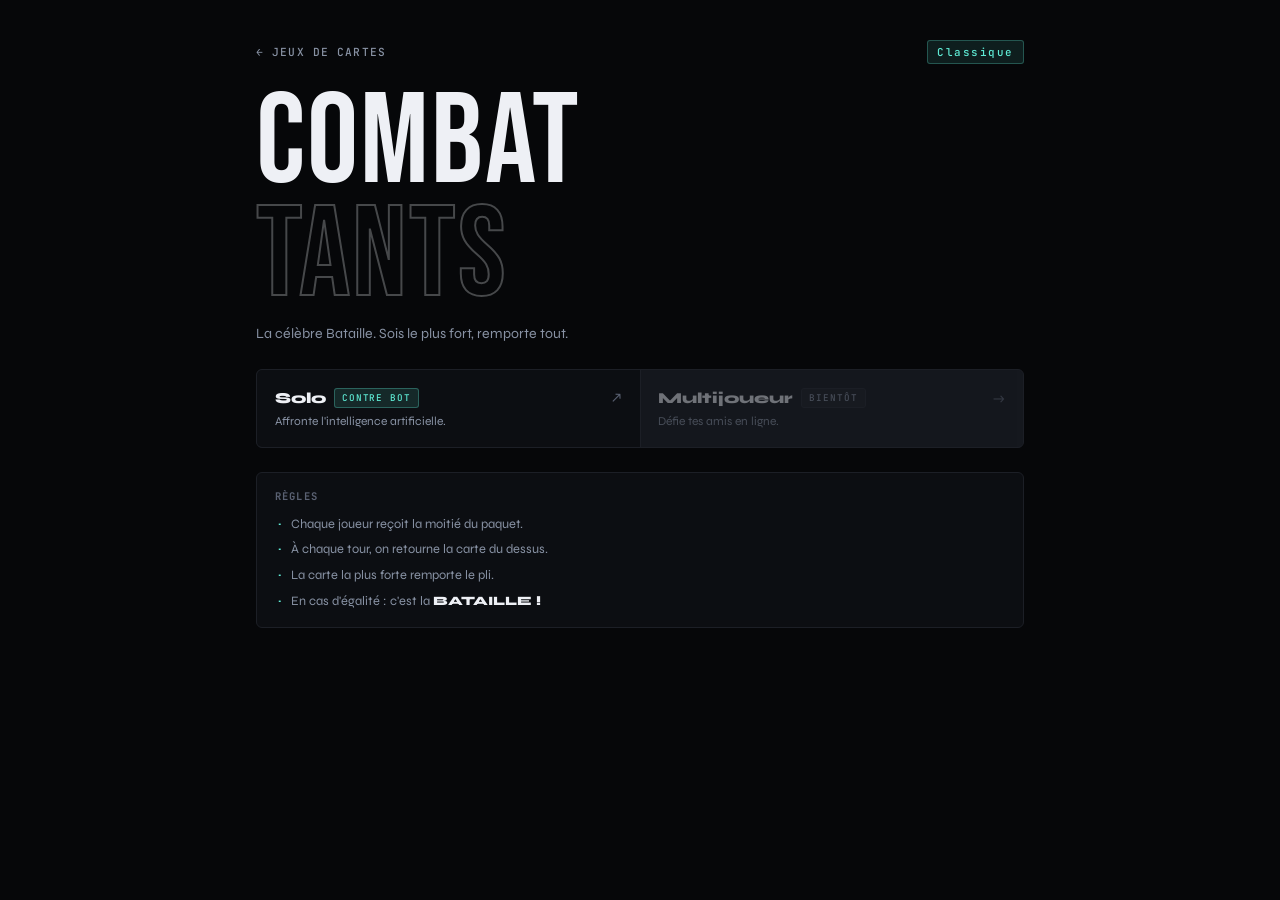
<file: JeuxDeCartes/combattants/index.html>
<!doctype html>
<html lang="fr">
  <head>
    <meta charset="UTF-8" />
    <meta name="viewport" content="width=device-width, initial-scale=1.0" />
    <title>Combattants — La Bataille</title>
    <link rel="icon" href="../../favicon.svg" type="image/svg+xml" />
    <link rel="preconnect" href="https://fonts.googleapis.com" />
    <link rel="preconnect" href="https://fonts.gstatic.com" crossorigin />
    <link href="https://fonts.googleapis.com/css2?family=Bebas+Neue&family=Syne:wght@400;600;700;800&family=JetBrains+Mono:wght@400;500&display=swap" rel="stylesheet" />
    <link rel="stylesheet" href="../../shared.css" />
    <link rel="stylesheet" href="./styles.css" />
  </head>
  <body>
    <div class="noise" aria-hidden="true"></div>

    <div class="app">

      <!-- ── MENU ── -->
      <section id="menu-screen" class="screen active">
        <div class="menu-inner">
          <div class="page-header">
            <a href="../index.html" class="back-link">← Jeux de Cartes</a>
            <span class="game-badge">Classique</span>
          </div>

          <div class="hero-wrap">
            <h1 class="hero-title">
              <span class="title-solid">COMBAT</span>
              <span class="title-stroke">TANTS</span>
            </h1>
            <p class="hero-sub">La célèbre Bataille. Sois le plus fort, remporte tout.</p>
          </div>

          <div class="mode-grid">
            <button class="mode-card" id="start-solo" type="button">
              <div class="mode-card-body">
                <span class="mode-card-title-row">
                  <span class="mode-card-title">Solo</span>
                  <span class="difficulty-pill">Contre Bot</span>
                </span>
                <p class="mode-card-text">Affronte l'intelligence artificielle.</p>
              </div>
              <span class="mode-card-arrow" aria-hidden="true">↗</span>
            </button>

            <button class="mode-card is-disabled" disabled type="button">
              <div class="mode-card-body">
                <span class="mode-card-title-row">
                  <span class="mode-card-title">Multijoueur</span>
                  <span class="beta-tag">Bientôt</span>
                </span>
                <p class="mode-card-text">Défie tes amis en ligne.</p>
              </div>
              <span class="mode-card-arrow" aria-hidden="true">→</span>
            </button>
          </div>

          <div class="rules-panel">
            <h2 class="rules-title">Règles</h2>
            <ul class="guide-list">
              <li>Chaque joueur reçoit la moitié du paquet.</li>
              <li>À chaque tour, on retourne la carte du dessus.</li>
              <li>La carte la plus forte remporte le pli.</li>
              <li>En cas d'égalité : c'est la <strong>BATAILLE !</strong></li>
            </ul>
          </div>
        </div>
      </section>

      <!-- ── GAME ── -->
      <section id="game-screen" class="screen">
        <div class="game-header">
          <button id="quit-game" class="btn-icon" type="button">←</button>
          <div class="game-info">
            <span class="game-status" id="status-msg">Prêt à combattre ?</span>
            <div class="timer" id="game-timer">00:00</div>
          </div>
          <div class="turn-count">Tour <span id="turn-num">1</span></div>
        </div>

        <div class="battlefield">
          <!-- Bot -->
          <div class="player-zone bot-zone">
            <div class="deck-info">
              <span class="player-name">Le Bot</span>
              <span class="card-count" id="bot-count">26</span>
            </div>
            <div class="card-slot" id="bot-slot">
              <div class="deck-visual" id="bot-deck"></div>
            </div>
          </div>

          <!-- Table -->
          <div class="table-zone" id="table-zone">
            <div class="win-overlay" id="win-overlay"></div>
          </div>

          <!-- Player -->
          <div class="player-zone user-zone">
            <div class="card-slot" id="user-slot">
              <div class="deck-visual" id="user-deck"></div>
            </div>
            <div class="deck-info">
              <span class="player-name">Toi</span>
              <span class="card-count" id="user-count">26</span>
            </div>
          </div>
        </div>

        <div class="game-controls">
          <div class="speed-controls">
            <button class="speed-btn active" data-speed="1" type="button">x1</button>
            <button class="speed-btn" data-speed="2" type="button">x2</button>
            <button class="speed-btn" data-speed="4" type="button">x4</button>
            <button class="speed-btn" data-speed="10" type="button">x10</button>
            <button class="speed-btn" data-speed="20" type="button">x20</button>
            <button class="speed-btn" data-speed="100" type="button">x100</button>
          </div>
          <button id="draw-btn" class="btn-primary" type="button">Piocher</button>
          <button id="auto-btn" class="btn-ghost" type="button">Auto</button>
        </div>
      </section>

      <!-- ── END ── -->
      <section id="end-screen" class="screen">
        <div class="result-panel">
          <h1 id="end-title" class="end-title">Victoire !</h1>
          <p id="end-msg" class="end-msg">Tu as remporté toutes les cartes.</p>

          <div class="stats-row">
            <div class="stat-item">
              <span class="stat-val" id="stat-turns">—</span>
              <span class="stat-label">Tours</span>
            </div>
            <div class="stat-item">
              <span class="stat-val" id="stat-time">—</span>
              <span class="stat-label">Temps</span>
            </div>
            <div class="stat-item">
              <span class="stat-val" id="stat-battles">—</span>
              <span class="stat-label">Batailles</span>
            </div>
          </div>

          <div class="game-actions">
            <button id="restart-btn" class="btn-primary" type="button">Rejouer</button>
            <a href="../index.html" class="btn-ghost" style="text-align:center;text-decoration:none;">Quitter</a>
          </div>
        </div>
      </section>

    </div>

    <script src="../../api-shared.js"></script>
    <script src="./script.js"></script>
  </body>
</html>
</file>
<file: shared.css>
/*
 * Shared primitives for the Games Hub.
 *
 * Safe to include in any game: defines only universally-applicable rules.
 * Each game keeps its own styles.css for layout and theming.
 *
 * Usage:
 *   <link rel="stylesheet" href="../shared.css" />
 *   <link rel="stylesheet" href="./styles.css" />
 */

*,
*::before,
*::after {
  box-sizing: border-box;
}

html,
body {
  margin: 0;
  min-height: 100%;
}

body {
  font-family: "Inter", system-ui, -apple-system, "Segoe UI", Roboto, sans-serif;
  -webkit-font-smoothing: antialiased;
  -moz-osx-font-smoothing: grayscale;
  text-rendering: optimizeLegibility;
}

img,
svg,
video {
  max-width: 100%;
  display: block;
}

button {
  font-family: inherit;
}

:where(a) {
  color: inherit;
}

/* Utility helpers adoptable by any game. */
.is-hidden {
  display: none !important;
}

.visually-hidden {
  position: absolute !important;
  width: 1px;
  height: 1px;
  padding: 0;
  margin: -1px;
  overflow: hidden;
  clip: rect(0, 0, 0, 0);
  white-space: nowrap;
  border: 0;
}

.safe-area {
  padding-top: env(safe-area-inset-top);
  padding-right: env(safe-area-inset-right);
  padding-bottom: env(safe-area-inset-bottom);
  padding-left: env(safe-area-inset-left);
}

/* Respect users who prefer reduced motion. */
@media (prefers-reduced-motion: reduce) {
  *,
  *::before,
  *::after {
    animation-duration: 0.001ms !important;
    animation-iteration-count: 1 !important;
    transition-duration: 0.001ms !important;
    scroll-behavior: auto !important;
  }
}
</file>
<file: styles.css>
/* ────────────────────────────────────────────
   GAME ROOM — Hub Styles
   Aesthetic: Industrial Neon Dossier
   Fonts: Bebas Neue / Syne / JetBrains Mono
──────────────────────────────────────────── */

:root {
  --bg:        #060709;
  --surface:   #0c0e12;
  --surface-2: #111419;
  --border:    #1c1f26;
  --text:      #eef0f5;
  --muted:     #5a6172;
  --muted-2:   #8892a4;
  --radius:    6px;
  --radius-lg: 10px;
}

*, *::before, *::after { box-sizing: border-box; margin: 0; padding: 0; }

html { scroll-behavior: smooth; }

body {
  font-family: "Syne", system-ui, sans-serif;
  background: var(--bg);
  color: var(--text);
  min-height: 100dvh;
  overflow-x: hidden;
  -webkit-font-smoothing: antialiased;
}

/* ─── Noise + Orbs ─── */
.noise {
  position: fixed;
  inset: 0;
  pointer-events: none;
  z-index: 200;
  opacity: 0.025;
  background-image: url("data:image/svg+xml,%3Csvg xmlns='http://www.w3.org/2000/svg' width='300' height='300'%3E%3Cfilter id='n'%3E%3CfeTurbulence type='fractalNoise' baseFrequency='0.75' numOctaves='4' stitchTiles='stitch'/%3E%3C/filter%3E%3Crect width='300' height='300' filter='url(%23n)' opacity='1'/%3E%3C/svg%3E") repeat;
  mix-blend-mode: overlay;
}

.bg-orb {
  position: fixed;
  border-radius: 50%;
  filter: blur(120px);
  pointer-events: none;
  z-index: 0;
}
.orb-1 {
  width: 600px; height: 600px;
  background: radial-gradient(circle, rgba(56, 189, 248, 0.06) 0%, transparent 70%);
  top: -200px; left: -100px;
}
.orb-2 {
  width: 500px; height: 500px;
  background: radial-gradient(circle, rgba(129, 140, 248, 0.05) 0%, transparent 70%);
  bottom: -150px; right: -80px;
}

/* ─── Hub layout ─── */
.hub {
  position: relative;
  z-index: 1;
  width: min(100%, 1120px);
  margin: 0 auto;
  padding: clamp(2.5rem, 6vw, 5rem) clamp(1rem, 4vw, 2.5rem);
  display: flex;
  flex-direction: column;
  gap: clamp(3rem, 6vw, 5rem);
}

/* ─── Header ─── */
.hub-header {
  display: flex;
  flex-direction: column;
  gap: 0.75rem;
}

.header-meta {
  display: flex;
  align-items: center;
  gap: 0.5rem;
  font-family: "JetBrains Mono", monospace;
  font-size: 0.72rem;
  color: var(--muted-2);
  letter-spacing: 0.08em;
  text-transform: uppercase;
}

.pulse-dot {
  width: 6px; height: 6px;
  border-radius: 50%;
  background: #22c55e;
  box-shadow: 0 0 6px #22c55e;
  animation: pulse-dot 2.4s ease-in-out infinite;
}
@keyframes pulse-dot {
  0%, 100% { opacity: 1; }
  50% { opacity: 0.35; }
}

.hub-title {
  display: flex;
  align-items: baseline;
  gap: 0.25em;
  line-height: 0.9;
  font-family: "Bebas Neue", sans-serif;
  font-weight: 400;
  letter-spacing: 0.02em;
  font-size: clamp(4.5rem, 14vw, 9.5rem);
}

.title-game { color: var(--text); }
.title-room {
  color: transparent;
  -webkit-text-stroke: 2px rgba(238, 240, 245, 0.25);
  text-stroke: 2px rgba(238, 240, 245, 0.25);
}

.hub-sub {
  color: var(--muted-2);
  font-size: clamp(0.9rem, 2vw, 1.05rem);
  font-weight: 400;
  margin-top: 0.25rem;
}

/* ─── Grid ─── */
.games-grid {
  display: grid;
  grid-template-columns: repeat(3, 1fr);
  gap: 1px;
  background: var(--border);
  border: 1px solid var(--border);
  border-radius: var(--radius-lg);
  overflow: hidden;
}

/* ─── Loading state ─── */
.games-status {
  grid-column: 1 / -1;
  display: flex;
  align-items: center;
  gap: 0.75rem;
  padding: 3rem 2rem;
  color: var(--muted);
  font-family: "JetBrains Mono", monospace;
  font-size: 0.85rem;
  background: var(--surface);
}
.games-status.is-error { color: #fb7185; }

.loading-bar {
  width: 24px; height: 3px;
  background: var(--muted);
  border-radius: 99px;
  animation: loading-bar 1.2s ease-in-out infinite;
}
@keyframes loading-bar {
  0%, 100% { transform: scaleX(1); opacity: 0.5; }
  50% { transform: scaleX(1.8); opacity: 1; }
}

/* ─── Game cards ─── */
.game-card {
  --accent: #38bdf8;
  position: relative;
  display: flex;
  flex-direction: column;
  justify-content: space-between;
  gap: 1rem;
  padding: 1.5rem 1.4rem 1.4rem;
  min-height: 210px;
  text-decoration: none;
  color: inherit;
  background: var(--surface);
  overflow: hidden;
  transition: background 220ms ease;
  animation: card-in 400ms ease-out both;
  border-top: 2px solid transparent;
}

@keyframes card-in {
  from { opacity: 0; transform: translateY(16px); }
  to   { opacity: 1; transform: translateY(0); }
}

/* Accent border — top edge */
.game-card::before {
  content: "";
  position: absolute;
  top: 0; left: 0; right: 0;
  height: 2px;
  background: var(--accent);
  transform: scaleX(0);
  transform-origin: left;
  transition: transform 260ms cubic-bezier(0.22, 1, 0.36, 1);
}

.game-card:hover::before,
.game-card:focus-visible::before {
  transform: scaleX(1);
}

/* Glow layer */
.card-glow {
  position: absolute;
  inset: 0;
  background: radial-gradient(ellipse 80% 60% at 50% 120%, var(--accent), transparent);
  opacity: 0;
  transition: opacity 300ms ease;
  pointer-events: none;
}

.game-card:hover .card-glow,
.game-card:focus-visible .card-glow {
  opacity: 0.07;
}

.game-card:hover,
.game-card:focus-visible {
  background: var(--surface-2);
  outline: none;
}

/* Featured (first) card */
.game-card.is-featured {
  grid-column: 1 / -1;
  flex-direction: row;
  align-items: flex-end;
  min-height: 240px;
}
.game-card.is-featured .card-body {
  flex: 1;
}
.game-card.is-featured .card-title {
  font-size: clamp(1.6rem, 4vw, 2.4rem);
}
.game-card.is-featured .card-num {
  font-size: 9rem;
  bottom: -0.2em;
  right: 0.1em;
}

/* Card sections */
.card-top {
  display: flex;
  align-items: center;
  justify-content: space-between;
}

.card-badge {
  font-family: "JetBrains Mono", monospace;
  font-size: 0.68rem;
  font-weight: 500;
  letter-spacing: 0.12em;
  text-transform: uppercase;
  color: var(--accent);
  background: color-mix(in srgb, var(--accent) 12%, transparent);
  border: 1px solid color-mix(in srgb, var(--accent) 25%, transparent);
  padding: 0.25rem 0.55rem;
  border-radius: 3px;
}

.card-arrow {
  font-size: 1.1rem;
  color: var(--muted);
  transition: transform 200ms cubic-bezier(0.22, 1, 0.36, 1), color 200ms ease;
  display: block;
}

.game-card:hover .card-arrow,
.game-card:focus-visible .card-arrow {
  transform: translate(3px, -3px);
  color: var(--accent);
}

.card-body {
  display: flex;
  flex-direction: column;
  gap: 0.45rem;
  position: relative;
  z-index: 1;
}

.card-title {
  font-family: "Syne", sans-serif;
  font-weight: 700;
  font-size: clamp(1.15rem, 2.5vw, 1.35rem);
  line-height: 1.1;
  color: var(--text);
}

.card-desc {
  font-size: 0.84rem;
  color: var(--muted-2);
  line-height: 1.55;
  font-weight: 400;
  max-width: 36ch;
}

/* Big background number */
.card-num {
  position: absolute;
  right: 0.8rem;
  bottom: 0.6rem;
  font-family: "Bebas Neue", sans-serif;
  font-size: 7rem;
  line-height: 1;
  color: var(--accent);
  opacity: 0.055;
  pointer-events: none;
  user-select: none;
  transition: opacity 300ms ease;
}

.game-card:hover .card-num,
.game-card:focus-visible .card-num {
  opacity: 0.1;
}

/* ─── Footer ─── */
.hub-footer {
  display: flex;
  align-items: center;
  gap: 0.6rem;
  font-family: "JetBrains Mono", monospace;
  font-size: 0.72rem;
  color: var(--muted);
  letter-spacing: 0.04em;
  padding-top: 1rem;
  border-top: 1px solid var(--border);
}
.footer-sep { color: var(--border); }
.hub-footer strong { color: var(--muted-2); font-weight: 500; }

/* ─── Responsive ─── */
@media (max-width: 820px) {
  .games-grid {
    grid-template-columns: repeat(2, 1fr);
  }
  .game-card.is-featured {
    flex-direction: column;
    align-items: flex-start;
  }
}

@media (max-width: 540px) {
  .games-grid {
    grid-template-columns: 1fr;
  }
  .game-card {
    min-height: 180px;
  }
  .game-card.is-featured {
    min-height: 200px;
  }
  .card-num {
    font-size: 5.5rem;
  }
  .hub-title {
    flex-direction: column;
    gap: 0;
  }
}

/* ─── Reduced motion ─── */
@media (prefers-reduced-motion: reduce) {
  .game-card, .card-glow, .card-arrow, .card-num, .game-card::before {
    transition: none;
    animation: none;
  }
  .pulse-dot { animation: none; }
  .loading-bar { animation: none; }
}
</file>
<file: AdminStats/styles.css>
:root {
  --bg-1: #0f1121;
  --bg-2: #1a1e38;
  --text: #f4f7ff;
  --muted: #b5c0df;
  --panel: rgba(255, 255, 255, 0.08);
  --border: rgba(255, 255, 255, 0.22);
  --a: #7c5cff;
  --b: #06b6d4;
}

* { box-sizing: border-box; }
html, body { margin: 0; min-height: 100%; }

body {
  font-family: "Inter", system-ui, sans-serif;
  color: var(--text);
  background:
    radial-gradient(900px 600px at 0% -12%, rgba(124, 92, 255, 0.38), transparent 60%),
    radial-gradient(900px 700px at 100% 120%, rgba(6, 182, 212, 0.33), transparent 64%),
    linear-gradient(160deg, var(--bg-1), var(--bg-2));
  display: flex;
  justify-content: center;
  padding: 16px;
}

.app { width: min(100%, 980px); display: grid; gap: 12px; }
.hero h1 { margin: 0; font-size: clamp(1.9rem, 5.6vw, 2.8rem); }
.kicker { margin: 0; font-size: .78rem; font-weight: 800; letter-spacing: .12em; text-transform: uppercase; color: #dbe9ff; }
.subtitle { margin: 8px 0 0; color: var(--muted); }

.panel {
  border: 1px solid var(--border);
  border-radius: 16px;
  background: var(--panel);
  backdrop-filter: blur(4px);
  padding: 14px;
}

.controls .row { display: grid; gap: 8px; }
.controls label { font-weight: 700; color: #e4ecff; }
.controls input {
  width: min(220px, 100%);
  border: 1px solid var(--border);
  border-radius: 10px;
  background: rgba(255, 255, 255, 0.08);
  color: var(--text);
  padding: 10px 12px;
}

.buttons { margin-top: 10px; display: flex; gap: 8px; flex-wrap: wrap; }

.btn {
  border: none;
  border-radius: 12px;
  padding: 10px 14px;
  font-size: .95rem;
  font-weight: 700;
  cursor: pointer;
}

.btn-primary { color: #fff; background: linear-gradient(120deg, var(--a), var(--b)); }
.btn-ghost { color: #e6eeff; background: rgba(255, 255, 255, 0.08); border: 1px solid var(--border); }
.status { margin: 10px 0 0; color: var(--muted); min-height: 1.2em; }

.cards { display: grid; grid-template-columns: repeat(3, minmax(0, 1fr)); gap: 10px; }
.card .label { margin: 0; color: var(--muted); font-size: .88rem; }
.card .value { margin: 6px 0 0; font-size: clamp(1.5rem, 4.5vw, 2rem); font-weight: 800; }

h2 { margin: 0 0 10px; font-size: 1.1rem; }
.table-wrap { overflow: auto; }

table { width: 100%; border-collapse: collapse; }
th, td { text-align: left; padding: 9px 8px; border-bottom: 1px solid rgba(255, 255, 255, 0.14); }
th { color: #dbe7ff; font-size: .86rem; text-transform: uppercase; letter-spacing: .06em; }
td { color: #edf2ff; }

@media (max-width: 760px) {
  body { padding: 12px; }
  .cards { grid-template-columns: 1fr; }
}
</file>
<file: CheckListDeLaVie/styles.css>
/*
  CheckList de la Vie
  Design: Industrial Neon Dossier (hub-matched)
  Accent: #6ee7b7 (emerald — Jeu 07)
*/

:root {
  --bg:        #060709;
  --surface:   #0c0e12;
  --surface-2: #111419;
  --border:    #1c1f26;
  --text:      #eef0f5;
  --muted:     #5a6172;
  --muted-2:   #8892a4;
  --accent:    #6ee7b7;
  --radius:    6px;
}

*, *::before, *::after {
  box-sizing: border-box;
  margin: 0;
  padding: 0;
}

html {
  scroll-behavior: smooth;
}

body {
  font-family: "Syne", system-ui, sans-serif;
  background: var(--bg);
  color: var(--text);
  min-height: 100dvh;
  -webkit-font-smoothing: antialiased;
  overflow-x: hidden;
}

/* ── Noise ── */
.noise {
  position: fixed;
  inset: 0;
  pointer-events: none;
  z-index: 200;
  opacity: 0.025;
  background-image: url("data:image/svg+xml,%3Csvg xmlns='http://www.w3.org/2000/svg' width='300' height='300'%3E%3Cfilter id='n'%3E%3CfeTurbulence type='fractalNoise' baseFrequency='0.75' numOctaves='4' stitchTiles='stitch'/%3E%3C/filter%3E%3Crect width='300' height='300' filter='url(%23n)'/%3E%3C/svg%3E") repeat;
  mix-blend-mode: overlay;
}

/* ── App ── */
.app {
  position: relative;
  z-index: 1;
  width: min(100%, 1120px);
  margin: 0 auto;
  padding: clamp(1.5rem, 4vw, 3rem) clamp(1rem, 3vw, 2rem) 4rem;
  display: flex;
  flex-direction: column;
  gap: 2rem;
}

/* ─────────────────────────────────────
   HEADER
───────────────────────────────────── */
.site-header {
  display: flex;
  flex-direction: column;
  gap: 1rem;
}

.header-top {
  display: flex;
  align-items: center;
  justify-content: space-between;
}

.back-link {
  font-family: "JetBrains Mono", monospace;
  font-size: 0.72rem;
  font-weight: 500;
  text-transform: uppercase;
  letter-spacing: 0.1em;
  color: var(--muted-2);
  text-decoration: none;
  transition: color 160ms ease;
}

.back-link:hover {
  color: var(--accent);
}

.game-badge {
  font-family: "JetBrains Mono", monospace;
  font-size: 0.68rem;
  font-weight: 500;
  letter-spacing: 0.14em;
  color: var(--accent);
  background: color-mix(in srgb, var(--accent) 10%, transparent);
  border: 1px solid color-mix(in srgb, var(--accent) 28%, transparent);
  padding: 0.25rem 0.58rem;
  border-radius: 3px;
}

.hero-title {
  display: flex;
  flex-direction: column;
  font-family: "Bebas Neue", sans-serif;
  font-weight: 400;
  font-size: clamp(4rem, 12vw, 8rem);
  line-height: 0.88;
  letter-spacing: 0.015em;
}

.hero-line.solid {
  color: var(--text);
}

.hero-line.stroke {
  color: transparent;
  -webkit-text-stroke: 2px color-mix(in srgb, var(--text) 28%, transparent);
}

.hero-sub {
  color: var(--muted-2);
  font-size: 0.88rem;
  line-height: 1.65;
  max-width: 60ch;
}

/* ─────────────────────────────────────
   CONTROLS BAR
───────────────────────────────────── */
.controls-bar {
  display: flex;
  flex-direction: column;
  gap: 1rem;
  padding: 1.25rem 1.25rem;
  background: var(--surface);
  border: 1px solid var(--border);
  border-top: 2px solid var(--accent);
  border-radius: var(--radius);
}

/* Stats row */
.stats-row {
  display: flex;
  align-items: center;
  gap: 0;
}

.stat-block {
  display: flex;
  flex-direction: column;
  gap: 0.2rem;
  flex: 1;
  padding: 0 1rem;
}

.stat-block:first-child {
  padding-left: 0;
}

.stat-num {
  font-family: "JetBrains Mono", monospace;
  font-size: clamp(1.5rem, 4vw, 2rem);
  font-weight: 500;
  color: var(--text);
  line-height: 1;
}

.stat-num.accent {
  color: var(--accent);
}

.stat-label {
  font-family: "JetBrains Mono", monospace;
  font-size: 0.62rem;
  text-transform: uppercase;
  letter-spacing: 0.1em;
  color: var(--muted);
}

.stat-divider {
  width: 1px;
  height: 2.5rem;
  background: var(--border);
  flex-shrink: 0;
}

/* Controls row */
.controls-row {
  display: flex;
  gap: 0.75rem;
  align-items: center;
}

.search-wrap {
  flex: 1;
  position: relative;
  display: flex;
  align-items: center;
}

.search-icon {
  position: absolute;
  left: 0.85rem;
  color: var(--muted);
  font-size: 1.1rem;
  pointer-events: none;
  line-height: 1;
}

#searchInput {
  width: 100%;
  background: var(--surface-2);
  color: var(--text);
  border: 1px solid var(--border);
  border-radius: var(--radius);
  padding: 0.75rem 0.9rem 0.75rem 2.4rem;
  font-family: "Syne", sans-serif;
  font-size: 0.88rem;
  outline: none;
  transition: border-color 160ms ease, box-shadow 160ms ease;
}

#searchInput::placeholder {
  color: var(--muted);
}

#searchInput:focus {
  border-color: var(--accent);
  box-shadow: 0 0 0 3px color-mix(in srgb, var(--accent) 14%, transparent);
}

.reset-btn {
  flex-shrink: 0;
  padding: 0.75rem 1.1rem;
  background: var(--surface-2);
  color: var(--muted-2);
  border: 1px solid var(--border);
  border-radius: var(--radius);
  font-family: "JetBrains Mono", monospace;
  font-size: 0.68rem;
  font-weight: 500;
  text-transform: uppercase;
  letter-spacing: 0.08em;
  cursor: pointer;
  white-space: nowrap;
  transition: background 150ms ease, color 150ms ease, border-color 150ms ease;
}

.reset-btn:hover {
  background: color-mix(in srgb, #fb7185 10%, var(--surface-2));
  color: #fb7185;
  border-color: color-mix(in srgb, #fb7185 30%, transparent);
}

.reset-btn:active {
  transform: scale(0.98);
}

/* ─────────────────────────────────────
   PROGRESS BAR
───────────────────────────────────── */
.progress-section {
  margin: -0.5rem 0;
}

.bar-track {
  width: 100%;
  height: 6px;
  background: var(--surface);
  border-radius: 99px;
  overflow: hidden;
  border: 1px solid var(--border);
}

.bar-fill {
  height: 100%;
  background: linear-gradient(90deg, var(--accent), color-mix(in srgb, var(--accent) 60%, #38bdf8));
  border-radius: 99px;
  transition: width 280ms cubic-bezier(0.22, 1, 0.36, 1);
  min-width: 0;
}

/* ─────────────────────────────────────
   CHECKLIST GRID
───────────────────────────────────── */
.checklist {
  display: grid;
  gap: 1px;
  grid-template-columns: repeat(4, 1fr);
  background: var(--border);
  border: 1px solid var(--border);
  border-radius: var(--radius);
  overflow: hidden;
}

/* ─────────────────────────────────────
   STAGE CARDS
───────────────────────────────────── */
.stage-card {
  background: var(--surface);
  display: flex;
  flex-direction: column;
  position: relative;
  transition: background 200ms ease;
}

.stage-card::before {
  content: "";
  position: absolute;
  top: 0;
  left: 0;
  right: 0;
  height: 2px;
  background: var(--accent);
  opacity: 0;
  transition: opacity 220ms ease;
}

.stage-card:hover::before {
  opacity: 1;
}

.stage-card:hover {
  background: var(--surface-2);
}

/* Stage cover image */
.stage-cover {
  width: 100%;
  height: 100px;
  object-fit: cover;
  display: block;
  border-bottom: 1px solid var(--border);
  background: var(--surface-2);
}

/* Stage body */
.stage-body {
  padding: 0.9rem 1rem 1rem;
  display: flex;
  flex-direction: column;
  gap: 0.75rem;
  flex: 1;
}

.stage-head {
  display: flex;
  align-items: baseline;
  justify-content: space-between;
  gap: 0.5rem;
  padding-bottom: 0.6rem;
  border-bottom: 1px solid var(--border);
}

.stage-title {
  font-family: "Syne", sans-serif;
  font-size: 0.88rem;
  font-weight: 700;
  color: var(--text);
  letter-spacing: 0.01em;
}

.stage-meta {
  font-family: "JetBrains Mono", monospace;
  font-size: 0.62rem;
  font-weight: 500;
  color: var(--accent);
  letter-spacing: 0.08em;
  white-space: nowrap;
  flex-shrink: 0;
}

/* Items list */
.items {
  list-style: none;
  display: flex;
  flex-direction: column;
  gap: 2px;
}

.items li {
  display: block;
}

.item {
  display: flex;
  align-items: flex-start;
  gap: 0.55rem;
  padding: 0.45rem 0.5rem;
  border-radius: calc(var(--radius) - 2px);
  border: 1px solid transparent;
  background: transparent;
  cursor: pointer;
  transition: background 140ms ease, border-color 140ms ease;
}

.item:hover {
  background: color-mix(in srgb, var(--accent) 5%, transparent);
  border-color: color-mix(in srgb, var(--accent) 18%, transparent);
}

.item input[type="checkbox"] {
  flex-shrink: 0;
  margin-top: 0.15rem;
  width: 14px;
  height: 14px;
  accent-color: var(--accent);
  cursor: pointer;
}

.item span {
  font-size: 0.8rem;
  line-height: 1.5;
  color: var(--muted-2);
  transition: color 140ms ease;
}

.item:hover span {
  color: var(--text);
}

.item input[type="checkbox"]:checked + span {
  color: var(--muted);
  text-decoration: line-through;
  text-decoration-color: color-mix(in srgb, var(--muted) 50%, transparent);
}

/* Hidden (filter) */
.hidden {
  display: none !important;
}

/* ─────────────────────────────────────
   RESPONSIVE
───────────────────────────────────── */
@media (max-width: 1024px) {
  .checklist {
    grid-template-columns: repeat(3, 1fr);
  }
}

@media (max-width: 720px) {
  .checklist {
    grid-template-columns: repeat(2, 1fr);
  }

  .stage-cover {
    height: 80px;
  }

  .controls-row {
    flex-direction: column;
    align-items: stretch;
  }

  .reset-btn {
    width: 100%;
    text-align: center;
  }
}

@media (max-width: 480px) {
  .checklist {
    grid-template-columns: 1fr;
  }

  .stats-row {
    gap: 0;
  }

  .stat-num {
    font-size: 1.4rem;
  }
}

/* ─────────────────────────────────────
   Reduced motion
───────────────────────────────────── */
@media (prefers-reduced-motion: reduce) {
  .bar-fill {
    transition: none;
  }

  .stage-card,
  .stage-card::before,
  .item {
    transition: none;
  }
}
</file>
<file: JeuxDeCartes/styles.css>
/*
  Jeux de Cartes — Sub-hub
  Design: Industrial Neon Dossier (hub-matched)
  Accent: #5eead4 (teal — Jeu 09)
*/

:root {
  --bg:        #060709;
  --surface:   #0c0e12;
  --surface-2: #111419;
  --border:    #1c1f26;
  --text:      #eef0f5;
  --muted:     #5a6172;
  --muted-2:   #8892a4;
  --accent:    #5eead4;
  --radius:    6px;
}

*, *::before, *::after { box-sizing: border-box; margin: 0; padding: 0; }
html { scroll-behavior: smooth; }

body {
  font-family: "Syne", system-ui, sans-serif;
  background: var(--bg);
  color: var(--text);
  min-height: 100dvh;
  -webkit-font-smoothing: antialiased;
  overflow-x: hidden;
}

.noise {
  position: fixed; inset: 0; z-index: 200; pointer-events: none;
  opacity: 0.025;
  background-image: url("data:image/svg+xml,%3Csvg xmlns='http://www.w3.org/2000/svg' width='300' height='300'%3E%3Cfilter id='n'%3E%3CfeTurbulence type='fractalNoise' baseFrequency='0.75' numOctaves='4' stitchTiles='stitch'/%3E%3C/filter%3E%3Crect width='300' height='300' filter='url(%23n)'/%3E%3C/svg%3E") repeat;
  mix-blend-mode: overlay;
}

.hub {
  position: relative; z-index: 1;
  width: min(100%, 1120px);
  margin: 0 auto;
  padding: clamp(2rem, 6vw, 4rem) clamp(1rem, 4vw, 2.5rem) 4rem;
  display: flex;
  flex-direction: column;
  gap: clamp(2rem, 5vw, 3.5rem);
}

.page-header {
  display: flex;
  align-items: center;
  justify-content: space-between;
}

.back-link {
  font-family: "JetBrains Mono", monospace;
  font-size: 0.7rem;
  font-weight: 500;
  text-transform: uppercase;
  letter-spacing: 0.1em;
  color: var(--muted-2);
  text-decoration: none;
  transition: color 160ms ease;
}
.back-link:hover { color: var(--accent); }

.game-badge {
  font-family: "JetBrains Mono", monospace;
  font-size: 0.68rem;
  font-weight: 500;
  letter-spacing: 0.14em;
  color: var(--accent);
  background: color-mix(in srgb, var(--accent) 10%, transparent);
  border: 1px solid color-mix(in srgb, var(--accent) 28%, transparent);
  padding: 0.25rem 0.58rem;
  border-radius: 3px;
}

.hero-wrap {
  display: flex;
  flex-direction: column;
  gap: 0.75rem;
}

.hero-title {
  font-family: "Bebas Neue", sans-serif;
  font-weight: 400;
  font-size: clamp(4rem, 12vw, 8rem);
  line-height: 0.88;
  letter-spacing: 0.015em;
  display: flex;
  flex-direction: column;
}

.title-solid { color: var(--text); }
.title-stroke {
  color: transparent;
  -webkit-text-stroke: 2px color-mix(in srgb, var(--text) 28%, transparent);
}

.hero-sub {
  color: var(--muted-2);
  font-size: clamp(0.9rem, 2vw, 1.05rem);
}

/* ── Grid ── */
.games-grid {
  display: grid;
  grid-template-columns: repeat(3, 1fr);
  gap: 1px;
  background: var(--border);
  border: 1px solid var(--border);
  border-radius: var(--radius);
  overflow: hidden;
}

.games-status {
  grid-column: 1 / -1;
  padding: 3rem 2rem;
  color: var(--muted);
  font-family: "JetBrains Mono", monospace;
  font-size: 0.82rem;
  background: var(--surface);
}
.games-status.is-error { color: #fb7185; }

/* ── Game cards ── */
.game-card {
  --accent: #5eead4;
  position: relative;
  display: flex;
  flex-direction: column;
  justify-content: space-between;
  gap: 0.75rem;
  padding: 1.4rem 1.3rem 1.3rem;
  min-height: 210px;
  text-decoration: none;
  color: inherit;
  background: var(--surface);
  overflow: hidden;
  transition: background 220ms ease;
  animation: card-in 400ms ease-out both;
}

@keyframes card-in {
  from { opacity: 0; transform: translateY(14px); }
  to   { opacity: 1; transform: translateY(0); }
}

.game-card::before {
  content: "";
  position: absolute;
  top: 0; left: 0; right: 0;
  height: 2px;
  background: var(--accent);
  transform: scaleX(0);
  transform-origin: left;
  transition: transform 260ms cubic-bezier(0.22, 1, 0.36, 1);
}
.game-card:hover::before,
.game-card:focus-visible::before { transform: scaleX(1); }

.card-glow {
  position: absolute; inset: 0;
  background: radial-gradient(ellipse 80% 60% at 50% 120%, var(--accent), transparent);
  opacity: 0;
  transition: opacity 300ms ease;
  pointer-events: none;
}
.game-card:hover .card-glow,
.game-card:focus-visible .card-glow { opacity: 0.07; }
.game-card:hover, .game-card:focus-visible { background: var(--surface-2); outline: none; }

.game-card.is-disabled {
  opacity: 0.45;
  cursor: not-allowed;
  pointer-events: none;
}

.card-top {
  display: flex;
  align-items: center;
  justify-content: space-between;
}

.badge {
  font-family: "JetBrains Mono", monospace;
  font-size: 0.64rem;
  font-weight: 500;
  letter-spacing: 0.12em;
  text-transform: uppercase;
  color: var(--accent);
  background: color-mix(in srgb, var(--accent) 10%, transparent);
  border: 1px solid color-mix(in srgb, var(--accent) 25%, transparent);
  padding: 0.22rem 0.5rem;
  border-radius: 3px;
}

.arrow {
  font-size: 1rem;
  color: var(--muted);
  transition: transform 200ms ease, color 200ms ease;
  display: block;
}
.game-card:hover .arrow, .game-card:focus-visible .arrow {
  transform: translate(3px, -3px);
  color: var(--accent);
}

.card-body {
  display: flex;
  flex-direction: column;
  gap: 0.4rem;
  position: relative;
  z-index: 1;
}

.card-title {
  font-family: "Syne", sans-serif;
  font-weight: 700;
  font-size: clamp(1.1rem, 2.5vw, 1.3rem);
  line-height: 1.1;
  color: var(--text);
}

.card-desc {
  font-size: 0.82rem;
  color: var(--muted-2);
  line-height: 1.55;
  max-width: 36ch;
}

.card-num {
  position: absolute;
  right: 0.8rem;
  bottom: 0.6rem;
  font-family: "Bebas Neue", sans-serif;
  font-size: 7rem;
  line-height: 1;
  color: var(--accent);
  opacity: 0.055;
  pointer-events: none;
  user-select: none;
  transition: opacity 300ms ease;
}
.game-card:hover .card-num { opacity: 0.1; }

.hub-footer {
  font-family: "JetBrains Mono", monospace;
  font-size: 0.72rem;
  color: var(--muted);
  padding-top: 1rem;
  border-top: 1px solid var(--border);
}

.footer-link {
  color: var(--muted-2);
  text-decoration: none;
  transition: color 160ms ease;
}
.footer-link:hover { color: var(--accent); }

@media (max-width: 720px) { .games-grid { grid-template-columns: repeat(2, 1fr); } }
@media (max-width: 480px) {
  .games-grid { grid-template-columns: 1fr; }
  .game-card { min-height: 160px; }
  .card-num { font-size: 5rem; }
}

@media (prefers-reduced-motion: reduce) {
  .game-card, .card-glow, .arrow, .card-num, .game-card::before { transition: none; animation: none; }
}
</file>
<file: PianoTiles/styles.css>
/*
  Piano Tiles
  Design: Industrial Neon Dossier (hub-matched)
  Accent: #818cf8 (indigo — Jeu 06)
  Note: #board stays white — dark tiles must be visible
*/

:root {
  --bg:        #060709;
  --surface:   #0c0e12;
  --surface-2: #111419;
  --border:    #1c1f26;
  --text:      #eef0f5;
  --muted:     #5a6172;
  --muted-2:   #8892a4;
  --accent:    #818cf8;
  --danger:    #fb7185;
  --radius:    6px;
}

*, *::before, *::after { box-sizing: border-box; margin: 0; padding: 0; }
html { height: 100%; }

body {
  font-family: "Syne", system-ui, sans-serif;
  background: var(--bg);
  color: var(--text);
  min-height: 100dvh;
  -webkit-font-smoothing: antialiased;
  overflow-x: hidden;
  padding: clamp(1rem, 3vw, 1.5rem);
}

.noise {
  position: fixed; inset: 0; z-index: 200; pointer-events: none;
  opacity: 0.025;
  background-image: url("data:image/svg+xml,%3Csvg xmlns='http://www.w3.org/2000/svg' width='300' height='300'%3E%3Cfilter id='n'%3E%3CfeTurbulence type='fractalNoise' baseFrequency='0.75' numOctaves='4' stitchTiles='stitch'/%3E%3C/filter%3E%3Crect width='300' height='300' filter='url(%23n)'/%3E%3C/svg%3E") repeat;
  mix-blend-mode: overlay;
}

.app {
  position: relative; z-index: 1;
  width: min(100%, 860px);
  margin: 0 auto;
  display: flex;
  flex-direction: column;
  gap: 0.75rem;
}

/* ── Shared ── */
.page-header {
  display: flex;
  align-items: center;
  justify-content: space-between;
  margin-bottom: 0.25rem;
}

.back-link {
  font-family: "JetBrains Mono", monospace;
  font-size: 0.7rem;
  font-weight: 500;
  text-transform: uppercase;
  letter-spacing: 0.1em;
  color: var(--muted-2);
  text-decoration: none;
  transition: color 160ms ease;
}
.back-link:hover { color: var(--accent); }

.game-badge {
  font-family: "JetBrains Mono", monospace;
  font-size: 0.68rem;
  font-weight: 500;
  letter-spacing: 0.14em;
  color: var(--accent);
  background: color-mix(in srgb, var(--accent) 10%, transparent);
  border: 1px solid color-mix(in srgb, var(--accent) 28%, transparent);
  padding: 0.25rem 0.58rem;
  border-radius: 3px;
}

.field-label {
  font-family: "JetBrains Mono", monospace;
  font-size: 0.62rem;
  font-weight: 500;
  text-transform: uppercase;
  letter-spacing: 0.1em;
  color: var(--muted);
}

/* ── Hero ── */
.hero-wrap {
  display: flex;
  flex-direction: column;
  gap: 0.4rem;
}

.hero-title {
  font-family: "Bebas Neue", sans-serif;
  font-weight: 400;
  font-size: clamp(3.5rem, 12vw, 7rem);
  line-height: 0.88;
  letter-spacing: 0.015em;
  display: flex;
  flex-direction: row;
  gap: 0.25em;
  align-items: baseline;
}

.title-solid { color: var(--text); }
.title-stroke {
  color: transparent;
  -webkit-text-stroke: 2px color-mix(in srgb, var(--text) 28%, transparent);
}

.hero-sub {
  color: var(--muted-2);
  font-size: 0.85rem;
  line-height: 1.55;
}

/* ── Topbar ── */
.topbar {
  display: grid;
  grid-template-columns: 1.4fr 1fr;
  gap: 10px;
  background: var(--surface);
  border: 1px solid var(--border);
  border-top: 2px solid var(--accent);
  border-radius: var(--radius);
  padding: 0.9rem 1rem;
  align-items: center;
}

.field {
  display: flex;
  flex-direction: column;
  gap: 0.4rem;
}

#player-name {
  background: var(--surface-2);
  color: var(--text);
  border: 1px solid var(--border);
  border-radius: var(--radius);
  padding: 0.6rem 0.8rem;
  font-family: "Syne", sans-serif;
  font-size: 0.88rem;
  outline: none;
  transition: border-color 160ms ease, box-shadow 160ms ease;
}
#player-name::placeholder { color: var(--muted); }
#player-name:focus {
  border-color: var(--accent);
  box-shadow: 0 0 0 3px color-mix(in srgb, var(--accent) 14%, transparent);
}

.stats {
  display: grid;
  grid-template-columns: repeat(4, 1fr);
  gap: 0;
}

.stat-block {
  display: flex;
  flex-direction: column;
  gap: 0.15rem;
  align-items: center;
  padding: 0.3rem 0.4rem;
  border-left: 1px solid var(--border);
}
.stat-block:first-child { border-left: none; }

.stat-label {
  font-family: "JetBrains Mono", monospace;
  font-size: 0.56rem;
  text-transform: uppercase;
  letter-spacing: 0.1em;
  color: var(--muted);
}

.stat-val {
  font-family: "JetBrains Mono", monospace;
  font-size: 1rem;
  font-weight: 500;
  color: var(--text);
  line-height: 1;
}

.stat-val.accent { color: var(--accent); }

/* ── Game panel ── */
.game-panel {
  background: var(--surface);
  border: 1px solid var(--border);
  border-radius: var(--radius);
  padding: 8px;
}

/* ── Board — stays white, dark tiles must show ── */
.board {
  position: relative;
  width: 100%;
  height: min(74vh, 560px);
  border-radius: calc(var(--radius) - 2px);
  overflow: hidden;
  background: #ffffff;
  border: 2px solid #d1d5db;
  outline: none;
  user-select: none;
  touch-action: manipulation;
}

.lane-grid {
  position: absolute;
  inset: 0;
  display: grid;
  grid-template-columns: repeat(4, 1fr);
  pointer-events: none;
}

.lane-grid span {
  border-right: 1px solid rgba(15, 23, 42, 0.14);
}
.lane-grid span:last-child { border-right: none; }

.tiles-layer {
  position: absolute;
  inset: 0;
}

.tile {
  position: absolute;
  top: 0;
  background: #0f172a;
  box-shadow: inset 0 1px 0 rgba(255, 255, 255, 0.06);
}

.hit-line {
  position: absolute;
  left: 0; right: 0;
  bottom: 18%;
  height: 3px;
  background: var(--danger);
  box-shadow: 0 0 12px color-mix(in srgb, var(--danger) 55%, transparent);
  pointer-events: none;
}

/* Judgement feedback */
.judgement-feedback {
  position: absolute;
  left: 50%;
  bottom: 22%;
  transform: translate(-50%, 0);
  font-family: "Bebas Neue", sans-serif;
  font-size: clamp(1.4rem, 4vw, 2rem);
  letter-spacing: 0.06em;
  opacity: 0;
  pointer-events: none;
}

.judgement-feedback.show {
  animation: judgement-pop 350ms ease forwards;
}

.judgement-perfect { color: #16a34a; text-shadow: 0 0 16px rgba(22, 163, 74, 0.5); }
.judgement-good    { color: #65a30d; text-shadow: 0 0 16px rgba(101, 163, 13, 0.4); }
.judgement-not-good { color: #f59e0b; text-shadow: 0 0 16px rgba(245, 158, 11, 0.4); }
.judgement-bad     { color: #dc2626; text-shadow: 0 0 16px rgba(220, 38, 38, 0.4); }

@keyframes judgement-pop {
  0%   { opacity: 0; transform: translate(-50%, 12px) scale(0.85); }
  20%  { opacity: 1; }
  100% { opacity: 1; transform: translate(-50%, -10px) scale(1); }
}

/* Overlay */
.overlay {
  position: absolute;
  inset: 0;
  display: flex;
  flex-direction: column;
  align-items: center;
  justify-content: center;
  gap: 0.75rem;
  padding: 1.5rem;
  background: rgba(6, 7, 9, 0.82);
  backdrop-filter: blur(4px);
  z-index: 4;
  text-align: center;
}

.overlay.hidden { display: none; }

.overlay-kicker {
  font-family: "JetBrains Mono", monospace;
  font-size: 0.64rem;
  text-transform: uppercase;
  letter-spacing: 0.16em;
  color: var(--accent);
}

.overlay h2 {
  font-family: "Bebas Neue", sans-serif;
  font-size: clamp(2.5rem, 8vw, 4rem);
  line-height: 1;
  color: var(--text);
  letter-spacing: 0.02em;
}

.overlay p {
  color: var(--muted-2);
  font-size: 0.85rem;
  line-height: 1.6;
  max-width: 40ch;
}

.btn-start {
  padding: 0.9rem 2.5rem;
  background: var(--accent);
  color: var(--bg);
  border: none;
  border-radius: var(--radius);
  font-family: "Syne", sans-serif;
  font-size: 0.95rem;
  font-weight: 800;
  text-transform: uppercase;
  letter-spacing: 0.06em;
  cursor: pointer;
  transition: opacity 150ms ease, transform 150ms ease;
  margin-top: 0.25rem;
}
.btn-start:hover { opacity: 0.88; }
.btn-start:active { transform: scale(0.97); }

/* ── Leaderboard ── */
.leaderboard-panel {
  background: var(--surface);
  border: 1px solid var(--border);
  border-radius: var(--radius);
  padding: 0.9rem 1rem;
  display: flex;
  flex-direction: column;
  gap: 0.6rem;
}

.leaderboard-head {
  display: flex;
  align-items: center;
  justify-content: space-between;
  gap: 0.75rem;
}

.btn-refresh {
  padding: 0.38rem 0.75rem;
  background: var(--surface-2);
  color: var(--muted-2);
  border: 1px solid var(--border);
  border-radius: var(--radius);
  font-family: "JetBrains Mono", monospace;
  font-size: 0.62rem;
  font-weight: 500;
  text-transform: uppercase;
  letter-spacing: 0.08em;
  cursor: pointer;
  transition: color 150ms ease;
}
.btn-refresh:hover { color: var(--accent); }

.leaderboard-list {
  list-style: none;
  display: flex;
  flex-direction: column;
  gap: 3px;
  padding: 0;
  counter-reset: leaderboard;
}

.leaderboard-list li {
  font-family: "JetBrains Mono", monospace;
  font-size: 0.78rem;
  color: var(--muted-2);
  padding: 0.4rem 0.5rem;
  border-radius: calc(var(--radius) - 2px);
  display: flex;
  align-items: center;
  gap: 0.75rem;
  transition: background 120ms ease;
  counter-increment: leaderboard;
}

.leaderboard-list li::before {
  content: counter(leaderboard, decimal-leading-zero);
  font-size: 0.62rem;
  color: var(--muted);
  min-width: 1.5rem;
  flex-shrink: 0;
}

.leaderboard-list li:first-child {
  color: var(--accent);
}
.leaderboard-list li:first-child::before { color: var(--accent); }

.leaderboard-list li:hover { background: var(--surface-2); }

.status-text {
  font-family: "JetBrains Mono", monospace;
  font-size: 0.68rem;
  color: var(--muted);
  min-height: 1.2em;
  letter-spacing: 0.04em;
}

/* ── Responsive ── */
@media (max-width: 720px) {
  .topbar { grid-template-columns: 1fr; }
  .stats { grid-template-columns: repeat(4, 1fr); }
  .board { height: min(72vh, 500px); }
  .hero-title { flex-direction: column; gap: 0; }
}

@media (max-width: 400px) {
  .stats { grid-template-columns: repeat(2, 1fr); }
  .stat-block:nth-child(3) { border-left: none; }
}

@media (prefers-reduced-motion: reduce) {
  .judgement-feedback.show { animation: none; opacity: 1; }
}
</file>
<file: Shady/styles.css>
/*
  L'Infiltré — Undercover
  Design: Industrial Neon Dossier (hub-matched)
  Accent: #38bdf8 (electric blue — Jeu 01)
*/

:root {
  --bg:        #060709;
  --surface:   #0c0e12;
  --surface-2: #111419;
  --border:    #1c1f26;
  --text:      #eef0f5;
  --muted:     #5a6172;
  --muted-2:   #8892a4;
  --accent:    #38bdf8;
  --danger:    #fb7185;
  --success:   #6ee7b7;
  --radius:    6px;
}

*, *::before, *::after { box-sizing: border-box; margin: 0; padding: 0; }
html { height: 100%; -webkit-text-size-adjust: 100%; }

body {
  font-family: "Syne", system-ui, sans-serif;
  background: var(--bg);
  color: var(--text);
  min-height: 100dvh;
  -webkit-font-smoothing: antialiased;
  overflow-x: hidden;
  padding: env(safe-area-inset-top, 0) 0 calc(env(safe-area-inset-bottom, 0) + 4rem);
}

/* ── Particle canvas (created by app.js) ── */
.fx-particles {
  position: fixed;
  inset: 0;
  z-index: 0;
  pointer-events: none;
}

/* ── Phase flash (created by app.js) ── */
.fx-phase-flash {
  position: fixed;
  inset: 0;
  z-index: 1;
  pointer-events: none;
  opacity: 0;
  border-radius: 0;
}
.fx-phase-flash.is-active {
  animation: phase-flash 700ms cubic-bezier(0.22, 1, 0.36, 1) forwards;
}
@keyframes phase-flash {
  0%   { opacity: 0; }
  25%  { opacity: 1; }
  100% { opacity: 0; }
}

/* ── App shell ── */
.app-shell {
  position: relative;
  z-index: 2;
  width: min(100%, 480px);
  margin: 0 auto;
  padding: 0 1rem;
  min-height: 100dvh;
  display: flex;
  flex-direction: column;
}

/* ── App header ── */
.app-header {
  padding: 1.25rem 0 0.75rem;
  display: flex;
  flex-direction: column;
  gap: 0.4rem;
}

.header-top {
  display: flex;
  align-items: center;
  justify-content: space-between;
  margin-bottom: 0.25rem;
}

.back-link {
  font-family: "JetBrains Mono", monospace;
  font-size: 0.68rem;
  font-weight: 500;
  text-transform: uppercase;
  letter-spacing: 0.1em;
  color: var(--muted-2);
  text-decoration: none;
  transition: color 160ms ease;
}
.back-link:hover { color: var(--accent); }

.network-badge {
  font-family: "JetBrains Mono", monospace;
  font-size: 0.6rem;
  font-weight: 500;
  text-transform: uppercase;
  letter-spacing: 0.1em;
  padding: 0.2rem 0.5rem;
  border-radius: 3px;
  transition: background 300ms ease;
}
.network-badge.is-online {
  color: var(--success);
  background: color-mix(in srgb, var(--success) 10%, transparent);
  border: 1px solid color-mix(in srgb, var(--success) 25%, transparent);
}
.network-badge.is-offline {
  color: var(--danger);
  background: color-mix(in srgb, var(--danger) 10%, transparent);
  border: 1px solid color-mix(in srgb, var(--danger) 25%, transparent);
}

.app-title {
  font-family: "Bebas Neue", sans-serif;
  font-weight: 400;
  font-size: clamp(3.5rem, 18vw, 6rem);
  line-height: 0.9;
  letter-spacing: 0.015em;
  display: inline-flex;
  align-items: baseline;
  gap: 0.05em;
}
.title-solid { color: var(--text); }
.title-stroke {
  color: transparent;
  -webkit-text-stroke: 2px color-mix(in srgb, var(--text) 28%, transparent);
}

.app-subtitle {
  font-family: "JetBrains Mono", monospace;
  font-size: 0.62rem;
  color: var(--muted);
  letter-spacing: 0.08em;
  text-transform: uppercase;
}

/* ── App main ── */
.app-main {
  flex: 1;
  position: relative;
}

/* ── Views ── */
.view {
  display: none;
  flex-direction: column;
  gap: 0.75rem;
  padding-bottom: 1rem;
  animation: view-in 280ms ease-out both;
}
.view.is-active { display: flex; }

@keyframes view-in {
  from { opacity: 0; transform: translateY(8px); }
  to   { opacity: 1; transform: translateY(0); }
}

/* ── Cards ── */
.card {
  background: var(--surface);
  border: 1px solid var(--border);
  border-top: 2px solid var(--accent);
  border-radius: var(--radius);
  padding: 1.25rem;
  display: flex;
  flex-direction: column;
  gap: 1rem;
}

.card-head {
  display: flex;
  flex-direction: column;
  gap: 0.3rem;
}

.card-head-row {
  display: flex;
  align-items: flex-start;
  justify-content: space-between;
  gap: 0.75rem;
}

.card-head-row h2 { font-size: 1.1rem; font-weight: 800; color: var(--text); }

.eyebrow {
  font-family: "JetBrains Mono", monospace;
  font-size: 0.6rem;
  font-weight: 500;
  text-transform: uppercase;
  letter-spacing: 0.14em;
  color: var(--accent);
}

h2 { font-family: "Syne", sans-serif; font-size: 1.1rem; font-weight: 800; color: var(--text); line-height: 1.2; }
h3 { font-family: "Syne", sans-serif; font-size: 0.9rem; font-weight: 700; color: var(--text); }

/* ── Inner panels ── */
.inner-panel {
  background: var(--surface-2);
  border: 1px solid var(--border);
  border-radius: var(--radius);
  padding: 0.85rem;
  display: flex;
  flex-direction: column;
  gap: 0.6rem;
}

.inner-panel-label {
  font-family: "JetBrains Mono", monospace;
  font-size: 0.6rem;
  text-transform: uppercase;
  letter-spacing: 0.12em;
  color: var(--muted);
}

/* ── Forms ── */
.stack { display: flex; flex-direction: column; gap: 0.75rem; }

.field-wrap {
  display: flex;
  flex-direction: column;
  gap: 0.35rem;
}

.field-label {
  font-family: "JetBrains Mono", monospace;
  font-size: 0.6rem;
  font-weight: 500;
  text-transform: uppercase;
  letter-spacing: 0.1em;
  color: var(--muted);
}

input[type="text"],
input[type="number"],
input[type="email"],
input[type="password"],
select {
  width: 100%;
  background: var(--surface-2);
  color: var(--text);
  border: 1px solid var(--border);
  border-radius: var(--radius);
  padding: 0.75rem 0.85rem;
  font-family: "Syne", sans-serif;
  font-size: 0.88rem;
  outline: none;
  transition: border-color 160ms ease, box-shadow 160ms ease;
  appearance: none;
}
input::placeholder { color: var(--muted); }
input:focus, select:focus {
  border-color: var(--accent);
  box-shadow: 0 0 0 3px color-mix(in srgb, var(--accent) 14%, transparent);
}

/* ── Toggles (checkboxes) ── */
.toggle-grid {
  display: grid;
  grid-template-columns: 1fr 1fr;
  gap: 6px;
}

.toggle {
  display: flex;
  align-items: center;
  gap: 0.5rem;
  padding: 0.6rem 0.75rem;
  background: var(--surface-2);
  border: 1px solid var(--border);
  border-radius: var(--radius);
  cursor: pointer;
  font-size: 0.8rem;
  color: var(--muted-2);
  transition: border-color 150ms ease;
}
.toggle:has(input:checked) {
  border-color: color-mix(in srgb, var(--accent) 40%, transparent);
  color: var(--text);
}
.toggle input[type="checkbox"] { accent-color: var(--accent); flex-shrink: 0; }

/* ── Buttons ── */
.btn-primary {
  width: 100%;
  padding: 0.9rem 1.25rem;
  background: var(--accent);
  color: var(--bg);
  border: none;
  border-radius: var(--radius);
  font-family: "Syne", sans-serif;
  font-size: 0.92rem;
  font-weight: 800;
  text-transform: uppercase;
  letter-spacing: 0.05em;
  cursor: pointer;
  transition: opacity 150ms ease, transform 150ms ease;
}
.btn-primary:hover { opacity: 0.88; }
.btn-primary:active { transform: scale(0.98); }

.btn-ghost {
  flex: 1;
  padding: 0.85rem 1rem;
  background: transparent;
  color: var(--muted-2);
  border: 1px solid var(--border);
  border-radius: var(--radius);
  font-family: "Syne", sans-serif;
  font-size: 0.85rem;
  font-weight: 700;
  cursor: pointer;
  transition: background 150ms ease, color 150ms ease;
}
.btn-ghost:hover { background: var(--surface-2); color: var(--text); }
.btn-ghost:active { transform: scale(0.98); }

.btn-sm {
  padding: 0.38rem 0.7rem;
  background: var(--surface-2);
  color: var(--muted-2);
  border: 1px solid var(--border);
  border-radius: var(--radius);
  font-family: "JetBrains Mono", monospace;
  font-size: 0.62rem;
  font-weight: 500;
  text-transform: uppercase;
  letter-spacing: 0.08em;
  cursor: pointer;
  white-space: nowrap;
  transition: color 150ms ease;
}
.btn-sm:hover { color: var(--accent); }

.row-gap {
  display: flex;
  gap: 8px;
}
.row-gap .btn-primary { flex: 2; }
.row-gap .btn-ghost   { flex: 1; }

/* ── Status text ── */
.status-text {
  font-family: "JetBrains Mono", monospace;
  font-size: 0.68rem;
  color: var(--muted-2);
  min-height: 1.1em;
  letter-spacing: 0.04em;
  line-height: 1.5;
}
.status-text.status-error { color: var(--danger); }
.status-text.status-ok    { color: var(--success); }

/* ── Rooms list ── */
.rooms-list {
  list-style: none;
  display: flex;
  flex-direction: column;
  gap: 4px;
}

.rooms-list li {
  background: var(--surface);
  border: 1px solid var(--border);
  border-radius: var(--radius);
  padding: 0.7rem 0.85rem;
  transition: border-color 150ms ease;
}
.rooms-list li:hover { border-color: color-mix(in srgb, var(--accent) 35%, transparent); }

.rooms-list li > div {
  display: flex;
  align-items: center;
  justify-content: space-between;
  gap: 0.75rem;
}

.rooms-list li small {
  font-family: "JetBrains Mono", monospace;
  font-size: 0.62rem;
  color: var(--muted-2);
  letter-spacing: 0.04em;
  display: block;
  margin-top: 2px;
}

.rooms-list li div div { font-size: 0.88rem; font-weight: 700; color: var(--text); }

/* Join button inside rooms list */
.rooms-list li button {
  flex-shrink: 0;
  padding: 0.38rem 0.75rem;
  background: color-mix(in srgb, var(--accent) 12%, transparent);
  color: var(--accent);
  border: 1px solid color-mix(in srgb, var(--accent) 35%, transparent);
  border-radius: var(--radius);
  font-family: "JetBrains Mono", monospace;
  font-size: 0.62rem;
  font-weight: 500;
  text-transform: uppercase;
  letter-spacing: 0.08em;
  cursor: pointer;
  transition: background 150ms ease;
}
.rooms-list li button:hover { background: color-mix(in srgb, var(--accent) 20%, transparent); }

/* ── Room meta ── */
.room-meta {
  display: flex;
  flex-direction: column;
  gap: 3px;
}

.meta-row {
  display: flex;
  align-items: baseline;
  justify-content: space-between;
  gap: 0.5rem;
  padding: 0.3rem 0;
  border-bottom: 1px solid var(--border);
}
.meta-row:last-child { border-bottom: none; }

.meta-key {
  font-family: "JetBrains Mono", monospace;
  font-size: 0.62rem;
  text-transform: uppercase;
  letter-spacing: 0.08em;
  color: var(--muted);
}
.meta-val {
  font-family: "JetBrains Mono", monospace;
  font-size: 0.76rem;
  font-weight: 500;
  color: var(--muted-2);
  text-align: right;
}

/* ── Player list ── */
.player-list {
  list-style: none;
  display: flex;
  flex-direction: column;
  gap: 4px;
}
.player-list li {
  font-size: 0.88rem;
  color: var(--muted-2);
  padding: 0.35rem 0;
  display: flex;
  align-items: center;
  gap: 0.5rem;
}

/* ── Profile tabs ── */
.tab-row {
  display: flex;
  gap: 4px;
  background: var(--surface-2);
  border: 1px solid var(--border);
  border-radius: var(--radius);
  padding: 3px;
}

.tab-btn {
  flex: 1;
  padding: 0.5rem;
  background: transparent;
  color: var(--muted-2);
  border: none;
  border-radius: calc(var(--radius) - 2px);
  font-family: "JetBrains Mono", monospace;
  font-size: 0.66rem;
  font-weight: 500;
  text-transform: uppercase;
  letter-spacing: 0.08em;
  cursor: pointer;
  transition: background 150ms ease, color 150ms ease;
}
.tab-btn.is-active {
  background: var(--surface);
  color: var(--accent);
  border: 1px solid var(--border);
}

.profile-tab-panel { display: flex; flex-direction: column; gap: 0.75rem; }
.profile-tab-panel.hidden { display: none; }

/* Profile icon grid */
.icon-grid {
  display: grid;
  grid-template-columns: repeat(5, 1fr);
  gap: 6px;
}

.icon-option {
  aspect-ratio: 1;
  background: var(--surface-2);
  border: 1px solid var(--border);
  border-radius: var(--radius);
  font-size: 1.4rem;
  cursor: pointer;
  display: flex;
  align-items: center;
  justify-content: center;
  transition: border-color 150ms ease, background 150ms ease;
}
.icon-option:hover { border-color: color-mix(in srgb, var(--accent) 40%, transparent); }
.icon-option.is-selected {
  background: color-mix(in srgb, var(--accent) 12%, transparent);
  border-color: var(--accent);
}

/* Profile preview */
.profile-preview {
  display: flex;
  align-items: center;
  gap: 0.75rem;
  padding: 0.85rem;
  background: var(--surface-2);
  border: 1px solid var(--border);
  border-radius: var(--radius);
}
.profile-preview span { font-size: 1.8rem; line-height: 1; }
.profile-preview strong { font-size: 1rem; font-weight: 800; color: var(--text); }

/* ── Game screen ── */
.game-head {
  display: flex;
  align-items: flex-start;
  justify-content: space-between;
  gap: 0.75rem;
}

.round-label {
  font-family: "Bebas Neue", sans-serif;
  font-size: 2rem;
  color: var(--text);
  line-height: 1;
  letter-spacing: 0.02em;
}

/* Secret card */
.secret-card {
  background: var(--surface-2);
  border: 1px solid var(--border);
  border-left: 3px solid var(--accent);
  border-radius: var(--radius);
  min-height: 100px;
  display: flex;
  align-items: center;
  justify-content: center;
  transition: border-color 300ms ease;
  position: relative;
  overflow: hidden;
}

.secret-card.is-cinematic-soft {
  animation: cinematic-soft 600ms ease;
}

@keyframes cinematic-soft {
  0%   { border-color: color-mix(in srgb, var(--accent) 100%, transparent); box-shadow: 0 0 20px color-mix(in srgb, var(--accent) 30%, transparent); }
  100% { border-color: var(--border); box-shadow: none; }
}

.btn-reveal {
  padding: 1rem 2rem;
  background: color-mix(in srgb, var(--accent) 10%, transparent);
  color: var(--accent);
  border: 1px solid color-mix(in srgb, var(--accent) 30%, transparent);
  border-radius: var(--radius);
  font-size: 1.4rem;
  cursor: pointer;
  font-family: "Syne", sans-serif;
  font-weight: 800;
  font-size: 0.85rem;
  letter-spacing: 0.06em;
  transition: background 150ms ease;
  min-width: 120px;
}
.btn-reveal:hover { background: color-mix(in srgb, var(--accent) 18%, transparent); }

/* Phase card */
.phase-card {
  background: var(--surface-2);
  border: 1px solid var(--border);
  border-radius: var(--radius);
  padding: 1rem 1.1rem;
  display: flex;
  flex-direction: column;
  gap: 0.35rem;
}

.phase-label {
  font-family: "JetBrains Mono", monospace;
  font-size: 0.6rem;
  text-transform: uppercase;
  letter-spacing: 0.12em;
  color: var(--accent);
}

.phase-desc {
  font-size: 0.88rem;
  color: var(--muted-2);
  line-height: 1.55;
}

.phase-card.is-cinematic {
  animation: cinematic-phase 500ms ease;
}
@keyframes cinematic-phase {
  0%   { border-color: color-mix(in srgb, var(--accent) 60%, transparent); }
  100% { border-color: var(--border); }
}

/* Timer circle */
.timer-circle {
  position: relative;
  width: 56px; height: 56px;
  flex-shrink: 0;
}
.timer-circle.hidden { display: none; }
.timer-circle svg { width: 100%; height: 100%; transform: rotate(-90deg); }

.timer-track {
  fill: none;
  stroke: var(--border);
  stroke-width: 3.5;
}
.timer-progress {
  fill: none;
  stroke: var(--accent);
  stroke-width: 3.5;
  stroke-linecap: round;
  transition: stroke-dashoffset 1s linear, stroke 300ms ease;
}
.timer-circle.is-warning .timer-progress { stroke: var(--danger); }

#phase-timer-circle-label {
  position: absolute;
  inset: 0;
  display: flex;
  align-items: center;
  justify-content: center;
  font-family: "JetBrains Mono", monospace;
  font-size: 0.78rem;
  font-weight: 500;
  color: var(--text);
}

/* Vote form select */
#vote-target {
  color: var(--text);
  background: var(--surface-2);
}

/* Vote feed */
.vote-feed {
  list-style: none;
  display: flex;
  flex-direction: column;
  gap: 3px;
}
.vote-feed.hidden { display: none; }
.vote-feed li {
  font-family: "JetBrains Mono", monospace;
  font-size: 0.68rem;
  color: var(--muted-2);
  padding: 0.3rem 0.5rem;
  background: var(--surface-2);
  border-radius: 3px;
  letter-spacing: 0.04em;
}

/* Elimination feedback */
.elimination-feedback {
  color: var(--danger) !important;
  font-weight: 600;
}
.elimination-feedback.is-impact {
  animation: impact-flash 400ms ease;
}
@keyframes impact-flash {
  0%   { opacity: 0; transform: translateY(4px); }
  30%  { opacity: 1; }
  100% { opacity: 1; transform: translateY(0); }
}

/* Vote progress impact */
#vote-progress.is-impact {
  animation: vote-pulse 250ms ease;
}
@keyframes vote-pulse {
  0%, 100% { transform: scale(1); }
  50%       { transform: scale(1.04); color: var(--accent); }
}

/* Card shake */
.card.is-shake {
  animation: card-shake 400ms ease;
}
@keyframes card-shake {
  0%, 100% { transform: translateX(0); }
  20%       { transform: translateX(-4px); }
  40%       { transform: translateX(4px); }
  60%       { transform: translateX(-3px); }
  80%       { transform: translateX(3px); }
}

/* ── End screen ── */
.end-card.is-victory {
  animation: victory-glow 600ms ease;
}
.end-card.is-victory-super {
  animation: victory-glow-super 800ms ease;
}
@keyframes victory-glow {
  0%   { box-shadow: 0 0 0 0 color-mix(in srgb, var(--accent) 0%, transparent); }
  50%  { box-shadow: 0 0 40px 8px color-mix(in srgb, var(--accent) 30%, transparent); }
  100% { box-shadow: 0 0 0 0 color-mix(in srgb, var(--accent) 0%, transparent); }
}
@keyframes victory-glow-super {
  0%   { box-shadow: 0 0 0 0 color-mix(in srgb, #fcd34d 0%, transparent); }
  40%  { box-shadow: 0 0 60px 12px color-mix(in srgb, #fcd34d 40%, transparent); }
  100% { box-shadow: 0 0 0 0 color-mix(in srgb, #fcd34d 0%, transparent); }
}

.end-title {
  font-family: "Bebas Neue", sans-serif;
  font-size: clamp(3rem, 15vw, 5rem);
  line-height: 1;
  color: var(--text);
  letter-spacing: 0.02em;
  text-shadow: 0 0 40px color-mix(in srgb, var(--accent) 30%, transparent);
}

.end-subtitle {
  font-size: 0.82rem;
  color: var(--muted-2);
  line-height: 1.5;
}

.reveal-list {
  list-style: none;
  display: flex;
  flex-direction: column;
  gap: 4px;
}
.reveal-list li {
  font-size: 0.84rem;
  color: var(--muted-2);
  padding: 0.5rem 0.75rem;
  background: var(--surface-2);
  border: 1px solid var(--border);
  border-radius: var(--radius);
  line-height: 1.4;
}

/* ── Badges ── */
.badge-list {
  list-style: none;
  display: flex;
  flex-direction: column;
  gap: 6px;
}

.badge-item {
  display: flex;
  align-items: center;
  gap: 0.6rem;
  padding: 0.6rem 0.75rem;
  background: var(--surface);
  border: 1px solid var(--border);
  border-radius: var(--radius);
  font-size: 0.84rem;
  color: var(--text);
  transition: border-color 150ms ease;
}
.badge-item small {
  display: block;
  font-size: 0.7rem;
  color: var(--muted-2);
  margin-left: auto;
  font-family: "JetBrains Mono", monospace;
  letter-spacing: 0.04em;
}
.badge-item.is-locked { opacity: 0.4; }
.badge-item.is-new {
  border-color: color-mix(in srgb, #fcd34d 50%, transparent);
  background: color-mix(in srgb, #fcd34d 6%, transparent);
}

/* ── Round label animation ── */
#round-label.is-cinematic {
  animation: round-pop 400ms cubic-bezier(0.22, 1, 0.36, 1);
}
@keyframes round-pop {
  from { transform: scale(0.9); opacity: 0; }
  to   { transform: scale(1);   opacity: 1; }
}

/* ── Tabbar ── */
.app-tabbar {
  position: fixed;
  bottom: 0; left: 50%;
  transform: translateX(-50%);
  width: min(100vw, 480px);
  display: flex;
  background: var(--surface);
  border-top: 1px solid var(--border);
  padding: 0.5rem 0.75rem calc(0.5rem + env(safe-area-inset-bottom, 0));
  gap: 4px;
  z-index: 50;
}
.app-tabbar.hidden { display: none; }

.tabbar-btn {
  flex: 1;
  padding: 0.6rem;
  background: transparent;
  color: var(--muted);
  border: none;
  border-radius: var(--radius);
  font-family: "JetBrains Mono", monospace;
  font-size: 0.62rem;
  font-weight: 500;
  text-transform: uppercase;
  letter-spacing: 0.08em;
  cursor: pointer;
  transition: background 150ms ease, color 150ms ease;
}
.tabbar-btn:hover { color: var(--text); }
.tabbar-btn.is-active {
  background: color-mix(in srgb, var(--accent) 10%, transparent);
  color: var(--accent);
}

/* ── Achievement toast ── */
.achievement-toast {
  position: fixed;
  bottom: 5.5rem;
  left: 50%;
  transform: translateX(-50%) translateY(10px);
  background: var(--surface);
  border: 1px solid var(--border);
  border-top: 2px solid #fcd34d;
  border-radius: var(--radius);
  padding: 0.65rem 1.1rem;
  font-family: "JetBrains Mono", monospace;
  font-size: 0.72rem;
  color: var(--text);
  white-space: nowrap;
  z-index: 60;
  pointer-events: none;
  opacity: 0;
  letter-spacing: 0.04em;
}
.achievement-toast.is-visible {
  animation: toast-pop 3000ms ease forwards;
}
@keyframes toast-pop {
  0%   { opacity: 0; transform: translateX(-50%) translateY(10px); }
  10%  { opacity: 1; transform: translateX(-50%) translateY(0); }
  80%  { opacity: 1; transform: translateX(-50%) translateY(0); }
  100% { opacity: 0; transform: translateX(-50%) translateY(-4px); }
}

/* ── Utility ── */
.hidden { display: none !important; }

/* ── Accessibility body classes ── */
body.a11y-large-text { font-size: 110%; }
body.a11y-high-contrast {
  --surface:   #000;
  --surface-2: #0a0a0a;
  --border:    #333;
  --muted:     #888;
  --muted-2:   #aaa;
}

/* ── Reduced motion ── */
@media (prefers-reduced-motion: reduce) {
  .view { animation: none; }
  .fx-phase-flash.is-active { animation: none; }
  .secret-card.is-cinematic-soft { animation: none; }
  .phase-card.is-cinematic { animation: none; }
  .end-card.is-victory, .end-card.is-victory-super { animation: none; }
  .achievement-toast.is-visible { animation: none; opacity: 1; }
  .badge-item { transition: none; }
}
</file>
<file: JeuxDeCartes/combattants/styles.css>
/*
  Combattants — La Bataille
  Design: Industrial Neon Dossier (hub-matched)
  Accent: #5eead4 (teal)
  Gold:   #fcd34d (batailles / wins)
*/

:root {
  --bg:        #060709;
  --surface:   #0c0e12;
  --surface-2: #111419;
  --border:    #1c1f26;
  --text:      #eef0f5;
  --muted:     #5a6172;
  --muted-2:   #8892a4;
  --accent:    #5eead4;
  --gold:      #fcd34d;
  --red:       #fb7185;
  --radius:    6px;
  --card-w:    90px;
  --card-h:    130px;
}

*, *::before, *::after { box-sizing: border-box; margin: 0; padding: 0; }
html { height: 100%; }

body {
  font-family: "Syne", system-ui, sans-serif;
  background: var(--bg);
  color: var(--text);
  height: 100dvh;
  overflow: hidden;
  display: flex;
  justify-content: center;
  -webkit-font-smoothing: antialiased;
}

.noise {
  position: fixed; inset: 0; z-index: 200; pointer-events: none;
  opacity: 0.025;
  background-image: url("data:image/svg+xml,%3Csvg xmlns='http://www.w3.org/2000/svg' width='300' height='300'%3E%3Cfilter id='n'%3E%3CfeTurbulence type='fractalNoise' baseFrequency='0.75' numOctaves='4' stitchTiles='stitch'/%3E%3C/filter%3E%3Crect width='300' height='300' filter='url(%23n)'/%3E%3C/svg%3E") repeat;
  mix-blend-mode: overlay;
}

.app {
  position: relative; z-index: 1;
  width: min(100%, 800px);
  height: 100dvh;
  display: flex;
  flex-direction: column;
  padding: 0 1rem;
}

/* ── Screens ── */
.screen {
  display: none;
  flex-direction: column;
  flex: 1;
  animation: screen-in 300ms ease-out both;
}
.screen.active { display: flex; }

@keyframes screen-in {
  from { opacity: 0; transform: translateY(8px); }
  to   { opacity: 1; transform: translateY(0); }
}

/* ─────────────────────────────────────
   MENU SCREEN
───────────────────────────────────── */
.menu-inner {
  display: flex;
  flex-direction: column;
  gap: 1.5rem;
  padding: clamp(1.5rem, 4vw, 2.5rem) 0 2rem;
  overflow-y: auto;
}

.page-header {
  display: flex;
  align-items: center;
  justify-content: space-between;
}

.back-link {
  font-family: "JetBrains Mono", monospace;
  font-size: 0.7rem;
  font-weight: 500;
  text-transform: uppercase;
  letter-spacing: 0.1em;
  color: var(--muted-2);
  text-decoration: none;
  transition: color 160ms ease;
}
.back-link:hover { color: var(--accent); }

.game-badge {
  font-family: "JetBrains Mono", monospace;
  font-size: 0.68rem;
  font-weight: 500;
  letter-spacing: 0.14em;
  color: var(--accent);
  background: color-mix(in srgb, var(--accent) 10%, transparent);
  border: 1px solid color-mix(in srgb, var(--accent) 28%, transparent);
  padding: 0.25rem 0.58rem;
  border-radius: 3px;
}

.hero-wrap {
  display: flex;
  flex-direction: column;
  gap: 0.6rem;
}

.hero-title {
  font-family: "Bebas Neue", sans-serif;
  font-weight: 400;
  font-size: clamp(4rem, 18vw, 8rem);
  line-height: 0.88;
  letter-spacing: 0.015em;
  display: flex;
  flex-direction: column;
}
.title-solid { color: var(--text); }
.title-stroke {
  color: transparent;
  -webkit-text-stroke: 2px color-mix(in srgb, var(--text) 28%, transparent);
}
.hero-sub { color: var(--muted-2); font-size: 0.88rem; line-height: 1.6; }

/* Mode cards */
.mode-grid {
  display: grid;
  grid-template-columns: 1fr 1fr;
  gap: 1px;
  background: var(--border);
  border: 1px solid var(--border);
  border-radius: var(--radius);
  overflow: hidden;
}

.mode-card {
  position: relative;
  display: flex;
  align-items: flex-start;
  justify-content: space-between;
  padding: 1.1rem;
  background: var(--surface);
  border: none;
  cursor: pointer;
  text-align: left;
  transition: background 180ms ease;
  overflow: hidden;
}
.mode-card::before {
  content: "";
  position: absolute;
  top: 0; left: 0; right: 0;
  height: 2px;
  background: var(--accent);
  transform: scaleX(0);
  transform-origin: left;
  transition: transform 240ms cubic-bezier(0.22, 1, 0.36, 1);
}
.mode-card:hover:not(.is-disabled)::before { transform: scaleX(1); }
.mode-card:hover:not(.is-disabled) { background: var(--surface-2); }
.mode-card:active:not(.is-disabled) { transform: scale(0.99); }
.mode-card.is-disabled { opacity: 0.4; cursor: not-allowed; }

.mode-card-body {
  display: flex;
  flex-direction: column;
  gap: 0.3rem;
  flex: 1;
}
.mode-card-title-row {
  display: flex;
  align-items: center;
  gap: 0.5rem;
}
.mode-card-title {
  font-family: "Syne", sans-serif;
  font-size: 0.95rem;
  font-weight: 800;
  color: var(--text);
}
.mode-card-text { font-size: 0.75rem; color: var(--muted-2); line-height: 1.4; }
.mode-card-arrow { color: var(--muted); font-size: 0.9rem; flex-shrink: 0; margin-top: 2px; transition: transform 200ms ease, color 200ms ease; }
.mode-card:hover:not(.is-disabled) .mode-card-arrow { transform: translate(2px, -2px); color: var(--accent); }

.difficulty-pill {
  font-family: "JetBrains Mono", monospace;
  font-size: 0.58rem;
  font-weight: 500;
  text-transform: uppercase;
  letter-spacing: 0.1em;
  color: var(--accent);
  background: color-mix(in srgb, var(--accent) 12%, transparent);
  border: 1px solid color-mix(in srgb, var(--accent) 30%, transparent);
  padding: 0.18rem 0.45rem;
  border-radius: 3px;
}

.beta-tag {
  font-family: "JetBrains Mono", monospace;
  font-size: 0.58rem;
  font-weight: 500;
  text-transform: uppercase;
  letter-spacing: 0.1em;
  color: var(--muted-2);
  background: color-mix(in srgb, var(--muted) 8%, transparent);
  border: 1px solid var(--border);
  padding: 0.18rem 0.45rem;
  border-radius: 3px;
}

/* Rules */
.rules-panel {
  background: var(--surface);
  border: 1px solid var(--border);
  border-radius: var(--radius);
  padding: 1rem 1.1rem;
  display: flex;
  flex-direction: column;
  gap: 0.75rem;
}
.rules-title {
  font-family: "JetBrains Mono", monospace;
  font-size: 0.66rem;
  text-transform: uppercase;
  letter-spacing: 0.12em;
  color: var(--muted);
}
.guide-list {
  list-style: none;
  display: flex;
  flex-direction: column;
  gap: 0.4rem;
}
.guide-list li {
  font-size: 0.8rem;
  color: var(--muted-2);
  line-height: 1.5;
  padding-left: 1rem;
  position: relative;
}
.guide-list li::before { content: "·"; position: absolute; left: 0.2rem; color: var(--accent); font-weight: 700; }
.guide-list li strong { color: var(--text); font-weight: 800; }

/* ─────────────────────────────────────
   GAME SCREEN
───────────────────────────────────── */
#game-screen {
  justify-content: space-between;
  padding: 0.75rem 0;
  gap: 0;
}

.game-header {
  display: flex;
  align-items: center;
  justify-content: space-between;
  padding: 0.5rem 0 0.75rem;
  border-bottom: 1px solid var(--border);
  flex-shrink: 0;
}

.btn-icon {
  background: var(--surface);
  border: 1px solid var(--border);
  border-radius: var(--radius);
  color: var(--muted-2);
  padding: 0.5rem 0.9rem;
  cursor: pointer;
  font-family: "JetBrains Mono", monospace;
  font-size: 0.8rem;
  transition: background 150ms ease, color 150ms ease;
}
.btn-icon:hover { background: var(--surface-2); color: var(--text); }

.game-info {
  display: flex;
  flex-direction: column;
  align-items: center;
  gap: 3px;
}

.game-status {
  font-family: "Syne", sans-serif;
  font-size: 0.82rem;
  font-weight: 600;
  color: var(--text);
}

.timer {
  font-family: "JetBrains Mono", monospace;
  font-size: 0.7rem;
  color: var(--accent);
  letter-spacing: 0.08em;
}

.turn-count {
  font-family: "JetBrains Mono", monospace;
  font-size: 0.72rem;
  color: var(--muted-2);
  letter-spacing: 0.06em;
}

/* Battlefield */
.battlefield {
  flex: 1;
  display: flex;
  flex-direction: column;
  justify-content: space-around;
  align-items: center;
  position: relative;
  padding: 0.5rem 0;
}

.player-zone {
  display: flex;
  flex-direction: column;
  align-items: center;
  gap: 10px;
  width: 100%;
}

.deck-info {
  display: flex;
  align-items: center;
  gap: 0.75rem;
}

.player-name {
  font-family: "JetBrains Mono", monospace;
  font-size: 0.7rem;
  font-weight: 500;
  text-transform: uppercase;
  letter-spacing: 0.1em;
  color: var(--muted-2);
}

.card-count {
  font-family: "JetBrains Mono", monospace;
  font-size: 0.82rem;
  font-weight: 500;
  color: var(--accent);
  background: color-mix(in srgb, var(--accent) 10%, transparent);
  border: 1px solid color-mix(in srgb, var(--accent) 25%, transparent);
  padding: 0.15rem 0.5rem;
  border-radius: 3px;
  min-width: 2.5rem;
  text-align: center;
}

.card-slot {
  width: var(--card-w);
  height: var(--card-h);
  border: 1px dashed var(--border);
  border-radius: 8px;
  position: relative;
  display: flex;
  justify-content: center;
  align-items: center;
}

/* Table zone */
.table-zone {
  width: 100%;
  height: 160px;
  display: flex;
  justify-content: center;
  align-items: center;
  position: relative;
  perspective: 1000px;
}

/* BATAILLE animation via ::after */
.table-zone.bataille-active::after {
  content: 'BATAILLE !';
  position: absolute;
  font-family: "Bebas Neue", sans-serif;
  font-size: clamp(2rem, 8vw, 3.5rem);
  color: var(--red);
  text-shadow: 0 0 24px color-mix(in srgb, var(--red) 60%, transparent);
  z-index: 10;
  pointer-events: none;
  animation: bataille-pulse 0.8s ease-in-out infinite alternate;
}

@keyframes bataille-pulse {
  from { transform: scale(1);    opacity: 0.85; }
  to   { transform: scale(1.08); opacity: 1; }
}

/* Win overlay */
.win-overlay {
  position: absolute;
  pointer-events: none;
  font-family: "Bebas Neue", sans-serif;
  font-size: clamp(3rem, 12vw, 5rem);
  letter-spacing: 0.04em;
  color: var(--gold);
  text-shadow: 0 0 30px color-mix(in srgb, var(--gold) 55%, transparent);
  opacity: 0;
  transform: scale(0.6);
  transition: opacity 400ms ease, transform 400ms cubic-bezier(0.22, 1, 0.36, 1);
  z-index: 20;
}
.win-overlay.active {
  opacity: 1;
  transform: scale(1.1);
}

/* ── Playing Cards ── */
.playing-card {
  width: var(--card-w);
  height: var(--card-h);
  background: #fafaf9;
  border-radius: 8px;
  position: absolute;
  box-shadow: 0 6px 20px rgba(0, 0, 0, 0.55), 0 2px 4px rgba(0, 0, 0, 0.3);
  display: flex;
  flex-direction: column;
  justify-content: space-between;
  padding: 6px;
  color: #1a1a1a;
  transition: transform 0.35s cubic-bezier(0.23, 1, 0.32, 1), left 0.35s, top 0.35s, opacity 0.25s;
  backface-visibility: hidden;
  user-select: none;
}
.playing-card.red { color: #dc2626; }

.playing-card .card-top,
.playing-card .card-bottom {
  display: flex;
  align-items: center;
  gap: 2px;
}
.playing-card .card-bottom { transform: rotate(180deg); }
.playing-card .card-value { font-family: "Syne", sans-serif; font-weight: 900; font-size: 1.15rem; line-height: 1; }
.playing-card .card-suit-small { font-size: 0.7rem; }
.playing-card .card-suit { font-size: 1.6rem; text-align: center; flex: 1; display: flex; align-items: center; justify-content: center; }

.playing-card.flipped {
  animation: flip-in 0.35s ease-out forwards;
}

@keyframes flip-in {
  from { transform: rotateY(90deg) scale(0.85); opacity: 0; }
  to   { transform: rotateY(0deg)  scale(1);    opacity: 1; }
}

/* Card back */
.deck-visual {
  width: 100%; height: 100%;
  background: linear-gradient(135deg, #0c0e12 0%, #111419 100%);
  border: 2px solid var(--accent);
  border-radius: 8px;
  box-shadow: 0 4px 12px rgba(0, 0, 0, 0.4);
  position: relative;
  overflow: hidden;
}
.deck-visual::before {
  content: "";
  position: absolute;
  inset: 6px;
  border: 1px solid color-mix(in srgb, var(--accent) 30%, transparent);
  border-radius: 4px;
}
.deck-visual::after {
  content: "♠";
  position: absolute;
  top: 50%; left: 50%;
  transform: translate(-50%, -50%);
  font-size: 1.8rem;
  color: color-mix(in srgb, var(--accent) 40%, transparent);
}

/* ── Controls ── */
.game-controls {
  display: flex;
  gap: 10px;
  align-items: stretch;
  padding: 0.75rem 0 0.5rem;
  border-top: 1px solid var(--border);
  flex-shrink: 0;
}

.speed-controls {
  display: flex;
  flex-direction: column;
  gap: 3px;
  flex-shrink: 0;
}

.speed-btn {
  background: var(--surface);
  border: 1px solid var(--border);
  color: var(--muted);
  font-family: "JetBrains Mono", monospace;
  font-size: 0.62rem;
  font-weight: 500;
  padding: 3px 8px;
  border-radius: 3px;
  cursor: pointer;
  transition: background 120ms ease, color 120ms ease, border-color 120ms ease;
}
.speed-btn:hover { color: var(--text); }
.speed-btn.active {
  background: color-mix(in srgb, var(--accent) 14%, transparent);
  color: var(--accent);
  border-color: color-mix(in srgb, var(--accent) 40%, transparent);
}

.btn-primary {
  flex: 2;
  padding: 0.85rem 1rem;
  background: var(--accent);
  color: var(--bg);
  border: none;
  border-radius: var(--radius);
  font-family: "Syne", sans-serif;
  font-size: 1rem;
  font-weight: 800;
  text-transform: uppercase;
  letter-spacing: 0.05em;
  cursor: pointer;
  transition: opacity 150ms ease, transform 150ms ease;
}
.btn-primary:hover { opacity: 0.88; }
.btn-primary:active { transform: scale(0.98); }
.btn-primary:disabled { opacity: 0.35; cursor: not-allowed; transform: none; }

.btn-ghost {
  flex: 1;
  padding: 0.85rem 0.75rem;
  background: var(--surface);
  color: var(--muted-2);
  border: 1px solid var(--border);
  border-radius: var(--radius);
  font-family: "Syne", sans-serif;
  font-size: 0.85rem;
  font-weight: 700;
  cursor: pointer;
  transition: background 150ms ease, color 150ms ease;
  text-align: center;
  display: flex;
  align-items: center;
  justify-content: center;
  text-decoration: none;
}
.btn-ghost:hover { background: var(--surface-2); color: var(--text); }
.btn-ghost:active { transform: scale(0.98); }
.btn-ghost:disabled { opacity: 0.35; cursor: not-allowed; }

/* ─────────────────────────────────────
   END SCREEN
───────────────────────────────────── */
#end-screen {
  justify-content: center;
  align-items: center;
}

.result-panel {
  width: min(100%, 480px);
  background: var(--surface);
  border: 1px solid var(--border);
  border-top: 2px solid var(--gold);
  border-radius: var(--radius);
  padding: 2rem 1.75rem;
  display: flex;
  flex-direction: column;
  gap: 1.25rem;
  text-align: center;
  animation: screen-in 300ms ease-out both;
}

.end-title {
  font-family: "Bebas Neue", sans-serif;
  font-size: clamp(3rem, 12vw, 5rem);
  line-height: 1;
  color: var(--gold);
  text-shadow: 0 0 30px color-mix(in srgb, var(--gold) 40%, transparent);
  letter-spacing: 0.02em;
}

.end-msg {
  font-size: 0.9rem;
  color: var(--muted-2);
  line-height: 1.5;
}

.stats-row {
  display: flex;
  justify-content: center;
  gap: 0;
  background: var(--surface-2);
  border: 1px solid var(--border);
  border-radius: var(--radius);
  overflow: hidden;
}

.stat-item {
  flex: 1;
  display: flex;
  flex-direction: column;
  align-items: center;
  gap: 0.25rem;
  padding: 1rem 0.5rem;
  border-right: 1px solid var(--border);
}
.stat-item:last-child { border-right: none; }

.stat-val {
  font-family: "Bebas Neue", sans-serif;
  font-size: 2rem;
  line-height: 1;
  color: var(--accent);
}

.stat-label {
  font-family: "JetBrains Mono", monospace;
  font-size: 0.58rem;
  text-transform: uppercase;
  letter-spacing: 0.1em;
  color: var(--muted);
}

.game-actions {
  display: flex;
  gap: 8px;
}
.game-actions .btn-primary { flex: 1; }
.game-actions .btn-ghost { flex: 1; }

/* ── Responsive ── */
@media (max-width: 500px) {
  :root { --card-w: 68px; --card-h: 100px; }
  .mode-grid { grid-template-columns: 1fr; }
  .table-zone { height: 130px; }
}

@media (prefers-reduced-motion: reduce) {
  .screen { animation: none; }
  .playing-card, .win-overlay { transition: none; }
  .playing-card.flipped { animation: none; opacity: 1; transform: none; }
  .table-zone.bataille-active::after { animation: none; }
}
</file>
